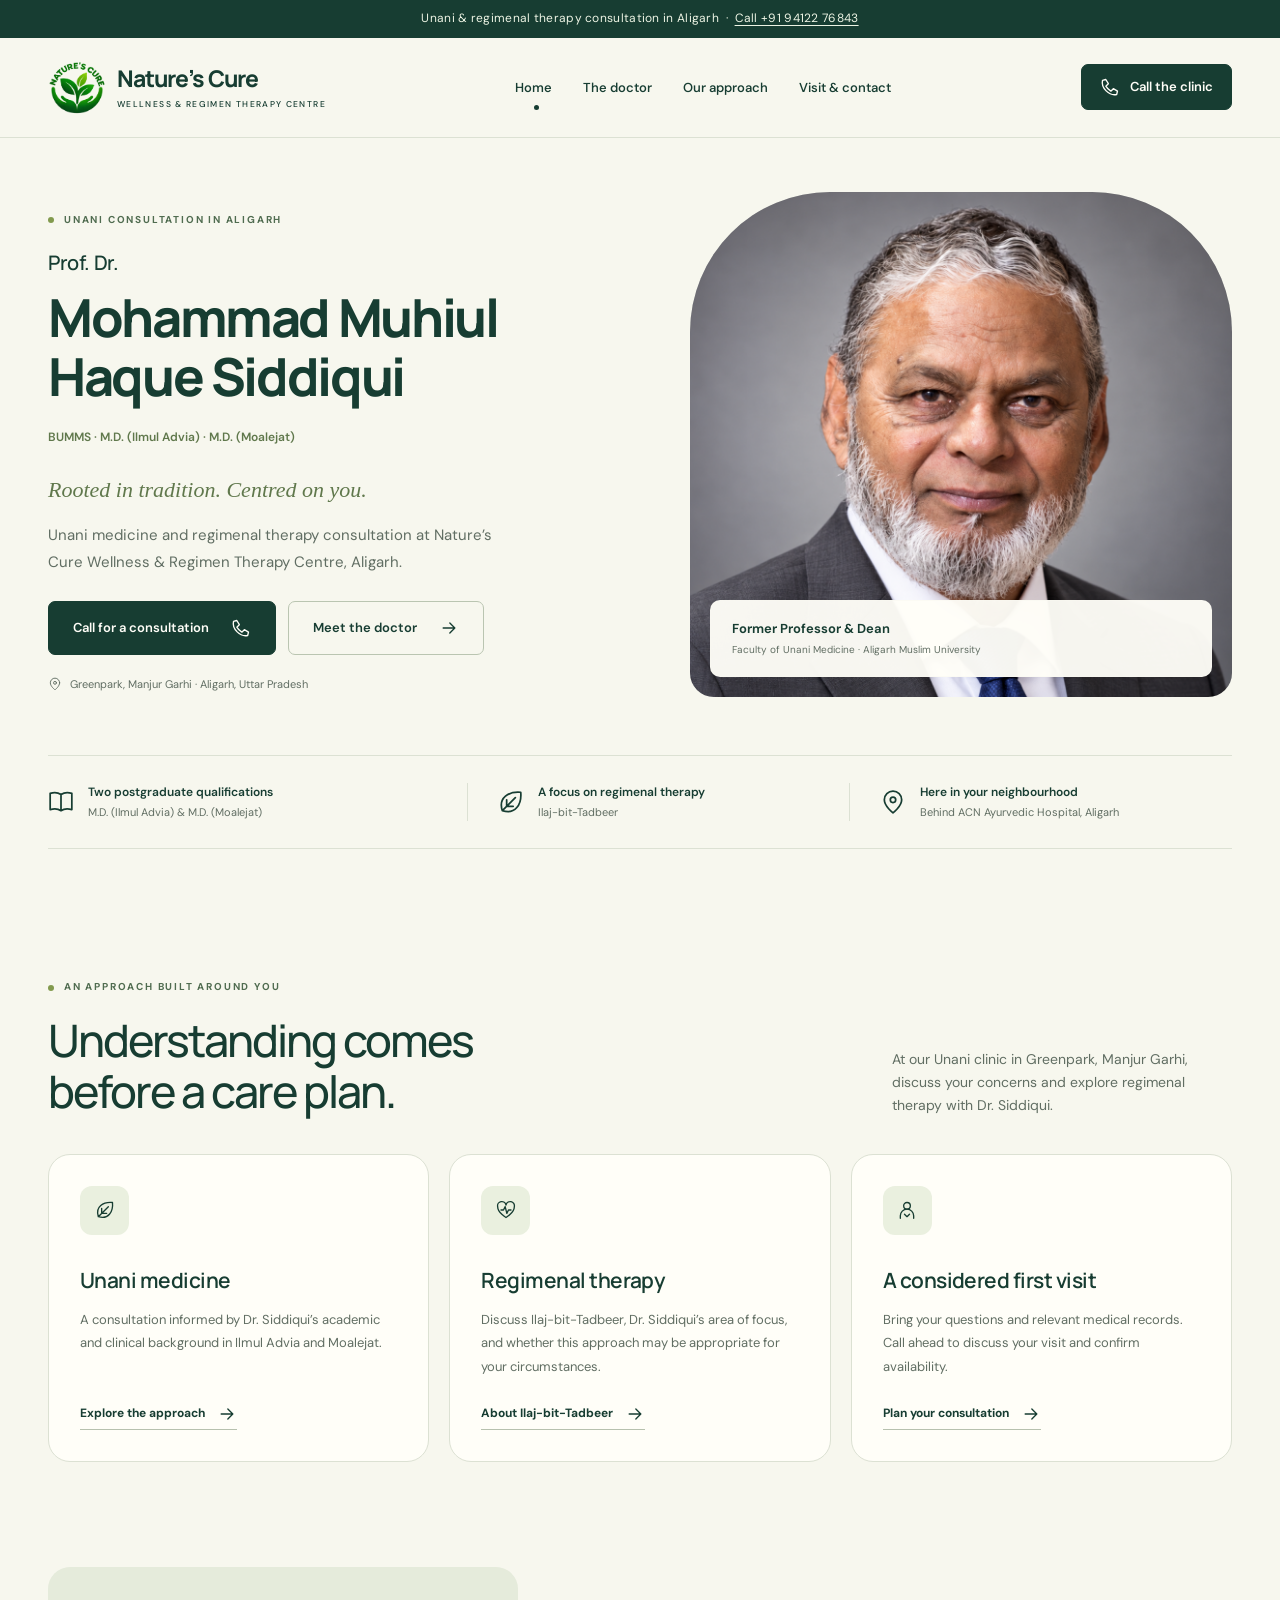
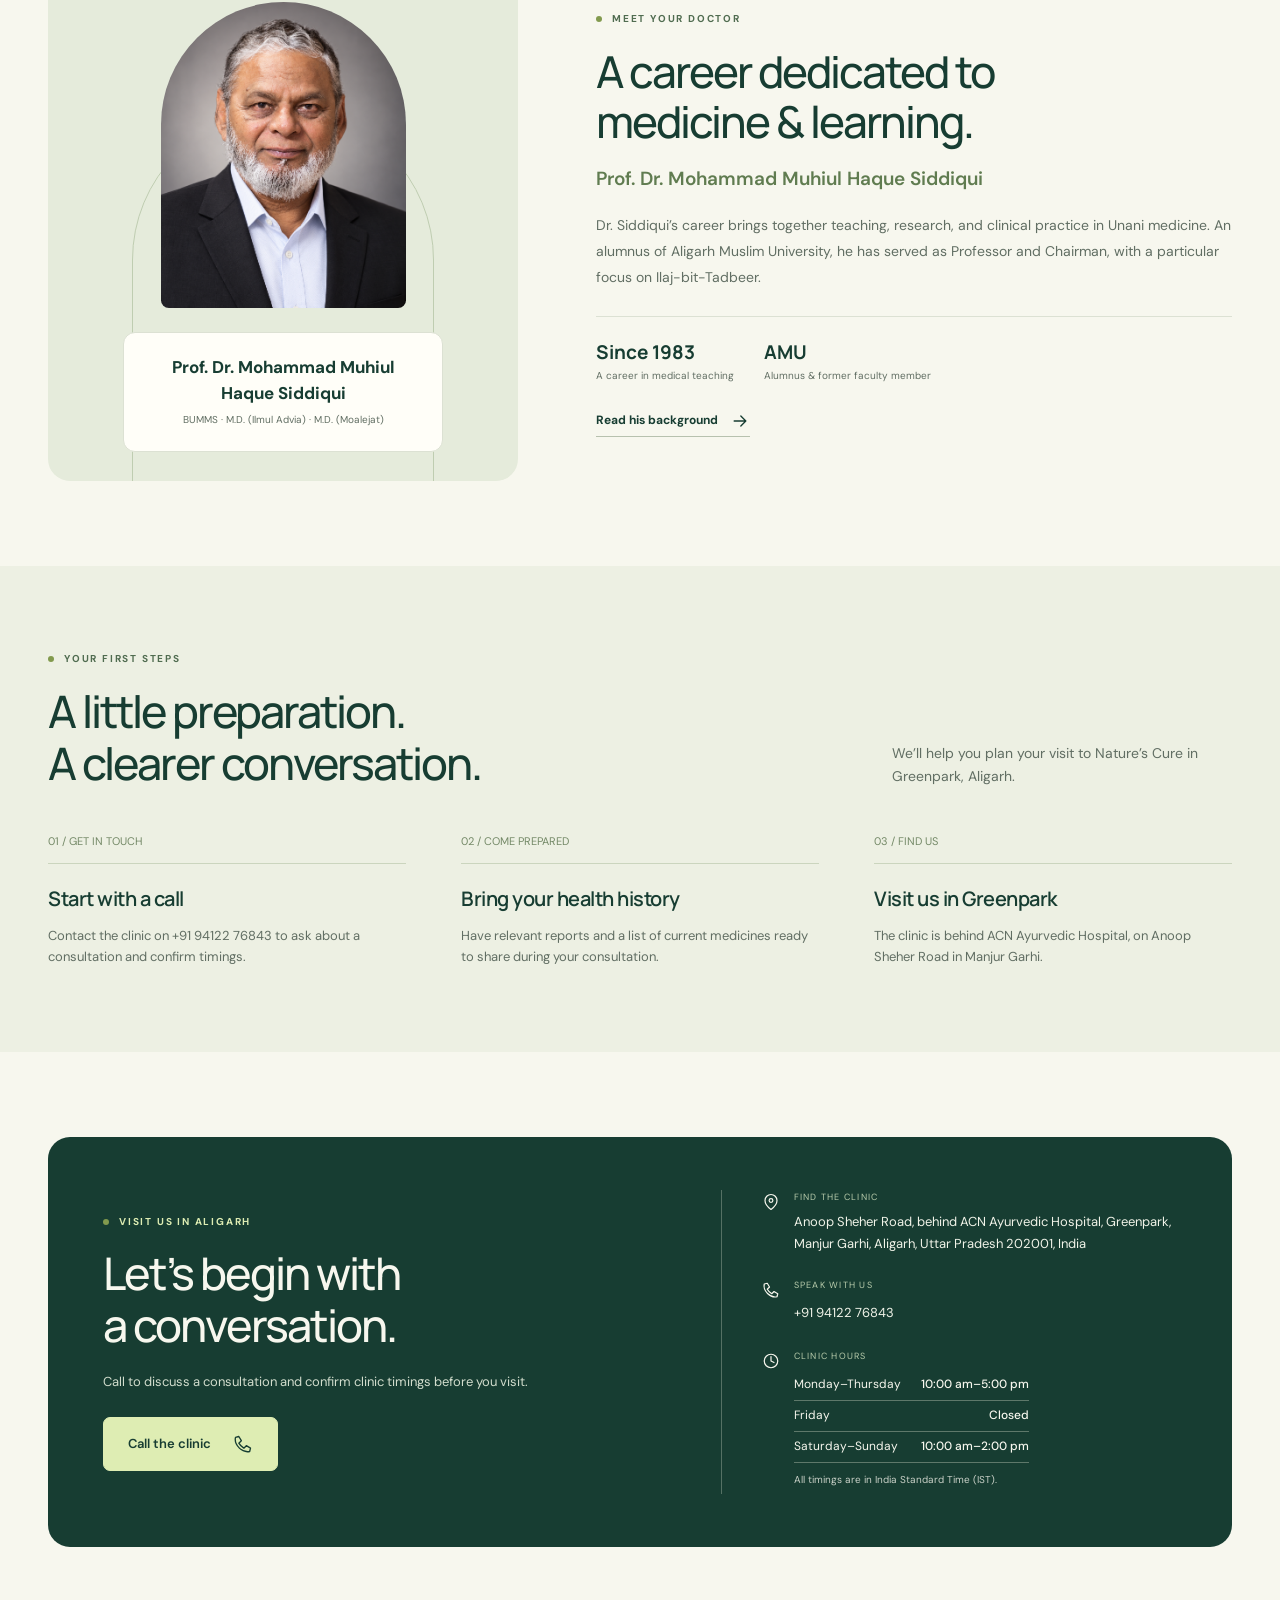
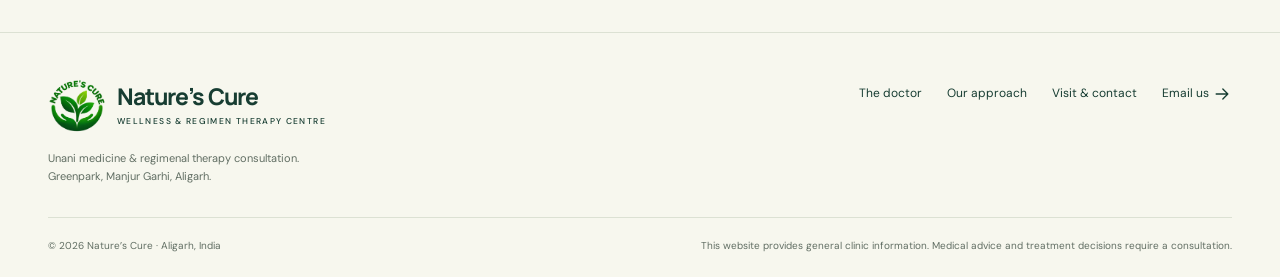
<file: index.html>
<!doctype html>
<html lang="en-IN"><head><meta charset="utf-8"><meta name="viewport" content="width=device-width, initial-scale=1"><title>Unani Doctor in Aligarh | Dr. M. M. H. Siddiqui | Nature’s Cure</title><meta name="description" content="Visit Nature’s Cure in Greenpark, Manjur Garhi, Aligarh for Unani and regimenal therapy consultation with Dr. Mohammad Muhiul Haque Siddiqui. Call +91 94122 76843."><meta name="robots" content="index, follow, max-image-preview:large"><meta name="theme-color" content="#173d32"><link rel="canonical" href="https://naturescures.in/"><meta property="og:type" content="website"><meta property="og:locale" content="en_IN"><meta property="og:site_name" content="Nature’s Cure"><meta property="og:title" content="Unani Doctor in Aligarh | Dr. M. M. H. Siddiqui | Nature’s Cure"><meta property="og:description" content="Visit Nature’s Cure in Greenpark, Manjur Garhi, Aligarh for Unani and regimenal therapy consultation with Dr. Mohammad Muhiul Haque Siddiqui. Call +91 94122 76843."><meta property="og:url" content="https://naturescures.in/"><meta property="og:image" content="https://naturescures.in/images/mmh_siddiqui.png"><meta property="og:image:alt" content="Prof. Dr. Mohammad Muhiul Haque Siddiqui"><meta name="twitter:card" content="summary"><meta name="twitter:title" content="Unani Doctor in Aligarh | Dr. M. M. H. Siddiqui | Nature’s Cure"><meta name="twitter:description" content="Visit Nature’s Cure in Greenpark, Manjur Garhi, Aligarh for Unani and regimenal therapy consultation with Dr. Mohammad Muhiul Haque Siddiqui. Call +91 94122 76843."><link rel="icon" type="image/png" href="assets/clinic-logo.png"><link rel="stylesheet" href="assets/styles.css"><script defer src="assets/site.js"></script><script type="application/ld+json">{
  "@context": "https://schema.org",
  "@graph": [
    {
      "@type": "MedicalClinic",
      "@id": "https://naturescures.in/#clinic",
      "name": "Nature’s Cure Wellness & Regimen Therapy Centre",
      "alternateName": "Nature’s Cure",
      "url": "https://naturescures.in/",
      "telephone": "+919412276843",
      "email": "muhiul.haque@gmail.com",
      "address": {
        "@type": "PostalAddress",
        "streetAddress": "Anoop Sheher Road, behind ACN Ayurvedic Hospital, Greenpark, Manjur Garhi",
        "addressLocality": "Aligarh",
        "addressRegion": "Uttar Pradesh",
        "postalCode": "202001",
        "addressCountry": "IN"
      },
      "hasMap": "https://www.google.com/maps/search/?api=1&query=Anoop+Sheher+Road%2C+behind+ACN+Ayurvedic+Hospital%2C+Greenpark%2C+Manjur+Garhi%2C+Aligarh%2C+Uttar+Pradesh+202001%2C+India",
      "areaServed": {
        "@type": "City",
        "name": "Aligarh"
      },
      "description": "Unani and regimenal therapy consultation with Dr. Mohammad Muhiul Haque Siddiqui in Greenpark, Manjur Garhi, Aligarh.",
      "openingHoursSpecification": [
        {
          "@type": "OpeningHoursSpecification",
          "dayOfWeek": [
            "https://schema.org/Monday",
            "https://schema.org/Tuesday",
            "https://schema.org/Wednesday",
            "https://schema.org/Thursday"
          ],
          "opens": "10:00",
          "closes": "17:00"
        },
        {
          "@type": "OpeningHoursSpecification",
          "dayOfWeek": [
            "https://schema.org/Friday"
          ],
          "opens": "00:00",
          "closes": "00:00"
        },
        {
          "@type": "OpeningHoursSpecification",
          "dayOfWeek": [
            "https://schema.org/Saturday",
            "https://schema.org/Sunday"
          ],
          "opens": "10:00",
          "closes": "14:00"
        }
      ],
      "logo": "https://naturescures.in/assets/clinic-logo.png"
    },
    {
      "@type": "Person",
      "@id": "https://naturescures.in/#doctor",
      "name": "Mohammad Muhiul Haque Siddiqui",
      "honorificPrefix": "Dr.",
      "url": "https://naturescures.in/doctor.html",
      "hasCredential": [
        {
          "@type": "EducationalOccupationalCredential",
          "name": "BUMMS"
        },
        {
          "@type": "EducationalOccupationalCredential",
          "name": "M.D. (Ilmul Advia)"
        },
        {
          "@type": "EducationalOccupationalCredential",
          "name": "M.D. (Moalejat)"
        }
      ],
      "alumniOf": {
        "@type": "CollegeOrUniversity",
        "name": "Aligarh Muslim University"
      },
      "affiliation": {
        "@id": "https://naturescures.in/#clinic"
      },
      "image": "https://naturescures.in/images/mmh_siddiqui.png",
      "alternateName": [
        "Prof. M. M. H. Siddiqui",
        "Dr. M. M. H. Siddiqui"
      ],
      "knowsAbout": [
        "Unani medicine",
        "Ilmul Advia (Pharmacology)",
        "Moalejat (Clinical Medicine)",
        "Ilaj-bit-Tadbeer (Regimenal Therapy)"
      ]
    },
    {
      "@type": "WebSite",
      "@id": "https://naturescures.in/#website",
      "url": "https://naturescures.in/",
      "name": "Nature’s Cure",
      "publisher": {
        "@id": "https://naturescures.in/#clinic"
      }
    },
    {
      "@type": "WebPage",
      "@id": "https://naturescures.in/#webpage",
      "url": "https://naturescures.in/",
      "name": "Unani Doctor in Aligarh | Dr. M. M. H. Siddiqui | Nature’s Cure",
      "description": "Visit Nature’s Cure in Greenpark, Manjur Garhi, Aligarh for Unani and regimenal therapy consultation with Dr. Mohammad Muhiul Haque Siddiqui. Call +91 94122 76843.",
      "isPartOf": {
        "@id": "https://naturescures.in/#website"
      },
      "about": {
        "@id": "https://naturescures.in/#clinic"
      },
      "inLanguage": "en-IN"
    }
  ]
}</script></head>
<body><a class="skip-link" href="#main">Skip to content</a><div class="topbar">Unani &amp; regimenal therapy consultation in Aligarh <span aria-hidden="true">&nbsp;·&nbsp;</span> <a href="tel:+919412276843">Call +91 94122 76843</a></div><header class="site-header"><div class="container header-inner"><a class="brand" href="./" aria-label="Nature’s Cure home"><img src="assets/clinic-logo.png" width="44" height="44" alt=""><span>Nature’s Cure<small>Wellness &amp; Regimen Therapy Centre</small></span></a><button class="menu-button" type="button" aria-label="Open navigation" aria-expanded="false" aria-controls="main-navigation"><svg class="icon" viewBox="0 0 24 24" aria-hidden="true"><path d="M4 6h16M4 12h16M4 18h16"/></svg></button><nav class="navigation" id="main-navigation" aria-label="Main navigation"><a href="./" aria-current="page">Home</a><a href="doctor.html">The doctor</a><a href="care.html">Our approach</a><a href="contact.html">Visit &amp; contact</a></nav><a class="button header-call" href="tel:+919412276843"><svg class="icon" viewBox="0 0 24 24" aria-hidden="true"><path d="m7 3 3 5-3 3a17 17 0 0 0 6 6l3-3 5 3-1 4C11 23 1 13 3 4Z"/></svg>Call the clinic</a></div></header>
<main id="main">
<section class="hero recognition-hero"><div class="container"><div class="hero-grid"><div class="hero-identity"><span class="eyebrow">Unani consultation in Aligarh</span><h1><span class="hero-name-prefix">Prof. Dr.</span>Mohammad Muhiul<br>Haque Siddiqui</h1><p class="hero-qualifications">BUMMS · M.D. (Ilmul Advia) · M.D. (Moalejat)</p></div><figure class="hero-portrait-wrap"><img class="hero-portrait" src="images/mmh_siddiqui3.png" width="1122" height="1402" alt="Prof. Dr. Mohammad Muhiul Haque Siddiqui" fetchpriority="high" loading="eager"><figcaption><strong>Former Professor &amp; Dean</strong><span>Faculty of Unani Medicine · Aligarh Muslim University</span></figcaption></figure><div class="hero-content"><p class="hero-tagline">Rooted in tradition. Centred on you.</p><p class="intro">Unani medicine and regimenal therapy consultation at Nature’s Cure Wellness &amp; Regimen Therapy Centre, Aligarh.</p><div class="button-row"><a class="button " href="tel:+919412276843">Call for a consultation<svg class="icon" viewBox="0 0 24 24" aria-hidden="true"><path d="m7 3 3 5-3 3a17 17 0 0 0 6 6l3-3 5 3-1 4C11 23 1 13 3 4Z"/></svg></a><a class="button outline" href="doctor.html">Meet the doctor<svg class="icon" viewBox="0 0 24 24" aria-hidden="true"><path d="M5 12h14m-6-6 6 6-6 6"/></svg></a></div><p class="hero-note"><svg class="icon" viewBox="0 0 24 24" aria-hidden="true"><path d="M20 10c0 6-8 12-8 12S4 16 4 10a8 8 0 1 1 16 0Z"/><circle cx="12" cy="10" r="2.5"/></svg>Greenpark, Manjur Garhi · Aligarh, Uttar Pradesh</p></div></div><div class="trust-strip"><div class="trust-item"><svg class="icon" viewBox="0 0 24 24" aria-hidden="true"><path d="M12 5c-3-2-7-2-10-1v15c4-1 7-1 10 1 3-2 6-2 10-1V4c-3-1-7-1-10 1Zm0 0v15"/></svg><div><strong>Two postgraduate qualifications</strong><small>M.D. (Ilmul Advia) &amp; M.D. (Moalejat)</small></div></div><div class="trust-item"><svg class="icon" viewBox="0 0 24 24" aria-hidden="true"><path d="M4 20C0 8 10 2 21 3c1 11-5 21-17 17Zm0 0L16 8m-8 8v-6m0 6h6"/></svg><div><strong>A focus on regimenal therapy</strong><small>Ilaj-bit-Tadbeer</small></div></div><div class="trust-item"><svg class="icon" viewBox="0 0 24 24" aria-hidden="true"><path d="M20 10c0 6-8 12-8 12S4 16 4 10a8 8 0 1 1 16 0Z"/><circle cx="12" cy="10" r="2.5"/></svg><div><strong>Here in your neighbourhood</strong><small>Behind ACN Ayurvedic Hospital, Aligarh</small></div></div></div></div></section>
<section class="section" id="care"><div class="container"><div class="section-head"><div><span class="eyebrow">An approach built around you</span><h2>Understanding comes<br>before a care plan.</h2></div><p>At our Unani clinic in Greenpark, Manjur Garhi, discuss your concerns and explore regimenal therapy with Dr. Siddiqui.</p></div><div class="cards"><article class="care-card"><div class="card-icon"><svg class="icon" viewBox="0 0 24 24" aria-hidden="true"><path d="M4 20C0 8 10 2 21 3c1 11-5 21-17 17Zm0 0L16 8m-8 8v-6m0 6h6"/></svg></div><h3>Unani medicine</h3><p>A consultation informed by Dr. Siddiqui’s academic and clinical background in Ilmul Advia and Moalejat.</p><a class="text-link" href="care.html#unani">Explore the approach<svg class="icon" viewBox="0 0 24 24" aria-hidden="true"><path d="M5 12h14m-6-6 6 6-6 6"/></svg></a></article><article class="care-card"><div class="card-icon"><svg class="icon" viewBox="0 0 24 24" aria-hidden="true"><path d="M12 21S2 15 2 8a5 5 0 0 1 10-2A5 5 0 0 1 22 8c0 7-10 13-10 13Z"/><path d="M6 12h3l2-4 2 8 2-4h3"/></svg></div><h3>Regimenal therapy</h3><p>Discuss Ilaj-bit-Tadbeer, Dr. Siddiqui’s area of focus, and whether this approach may be appropriate for your circumstances.</p><a class="text-link" href="care.html#regimenal">About Ilaj-bit-Tadbeer<svg class="icon" viewBox="0 0 24 24" aria-hidden="true"><path d="M5 12h14m-6-6 6 6-6 6"/></svg></a></article><article class="care-card"><div class="card-icon"><svg class="icon" viewBox="0 0 24 24" aria-hidden="true"><circle cx="12" cy="7" r="4"/><path d="M4 22v-3a8 8 0 0 1 16 0v3M9 17l3 3 3-3"/></svg></div><h3>A considered first visit</h3><p>Bring your questions and relevant medical records. Call ahead to discuss your visit and confirm availability.</p><a class="text-link" href="contact.html">Plan your consultation<svg class="icon" viewBox="0 0 24 24" aria-hidden="true"><path d="M5 12h14m-6-6 6 6-6 6"/></svg></a></article></div></div></section>
<section class="section" style="padding-top:20px"><div class="container doctor-feature"><div class="doctor-panel"><div class="portrait-crop"><img src="images/mmh_siddiqui.png" alt="Portrait of Dr. Mohammad Muhiul Haque Siddiqui" width="1122" height="1402" loading="lazy"></div><div class="portrait-label"><strong>Prof. Dr. Mohammad Muhiul Haque Siddiqui</strong><small>BUMMS · M.D. (Ilmul Advia) · M.D. (Moalejat)</small></div></div><div class="doctor-copy"><span class="eyebrow">Meet your doctor</span><h2>A career dedicated to<br>medicine &amp; learning.</h2><p class="credentials">Prof. Dr. Mohammad Muhiul Haque Siddiqui</p><p>Dr. Siddiqui’s career brings together teaching, research, and clinical practice in Unani medicine. An alumnus of Aligarh Muslim University, he has served as Professor and Chairman, with a particular focus on Ilaj-bit-Tadbeer.</p><div class="bio-facts"><div><strong>Since 1983</strong><small>A career in medical teaching</small></div><div><strong>AMU</strong><small>Alumnus &amp; former faculty member</small></div></div><a class="text-link" href="doctor.html">Read his background<svg class="icon" viewBox="0 0 24 24" aria-hidden="true"><path d="M5 12h14m-6-6 6 6-6 6"/></svg></a></div></div></section>
<section class="section soft-section"><div class="container"><div class="section-head"><div><span class="eyebrow">Your first steps</span><h2>A little preparation.<br>A clearer conversation.</h2></div><p>We’ll help you plan your visit to Nature’s Cure in Greenpark, Aligarh.</p></div><div class="steps"><article class="step"><span class="step-number">01 / GET IN TOUCH</span><h3>Start with a call</h3><p>Contact the clinic on +91 94122 76843 to ask about a consultation and confirm timings.</p></article><article class="step"><span class="step-number">02 / COME PREPARED</span><h3>Bring your health history</h3><p>Have relevant reports and a list of current medicines ready to share during your consultation.</p></article><article class="step"><span class="step-number">03 / FIND US</span><h3>Visit us in Greenpark</h3><p>The clinic is behind ACN Ayurvedic Hospital, on Anoop Sheher Road in Manjur Garhi.</p></article></div></div></section>
<section class="section"><div class="container"><div class="visit-banner"><div><span class="eyebrow">Visit us in Aligarh</span><h2>Let’s begin with<br>a conversation.</h2><p>Call to discuss a consultation and confirm clinic timings before you visit.</p><div class="button-row"><a class="button light" href="tel:+919412276843">Call the clinic<svg class="icon" viewBox="0 0 24 24" aria-hidden="true"><path d="m7 3 3 5-3 3a17 17 0 0 0 6 6l3-3 5 3-1 4C11 23 1 13 3 4Z"/></svg></a></div></div><div class="visit-details"><div class="detail"><svg class="icon" viewBox="0 0 24 24" aria-hidden="true"><path d="M20 10c0 6-8 12-8 12S4 16 4 10a8 8 0 1 1 16 0Z"/><circle cx="12" cy="10" r="2.5"/></svg><div><small>Find the clinic</small><p>Anoop Sheher Road, behind ACN Ayurvedic Hospital, Greenpark, Manjur Garhi, Aligarh, Uttar Pradesh 202001, India</p></div></div><div class="detail"><svg class="icon" viewBox="0 0 24 24" aria-hidden="true"><path d="m7 3 3 5-3 3a17 17 0 0 0 6 6l3-3 5 3-1 4C11 23 1 13 3 4Z"/></svg><div><small>Speak with us</small><a href="tel:+919412276843">+91 94122 76843</a></div></div><div class="detail"><svg class="icon" viewBox="0 0 24 24" aria-hidden="true"><circle cx="12" cy="12" r="9"/><path d="M12 6v6l4 2"/></svg><div><small>Clinic hours</small><div class="hours"><div><span>Monday–Thursday</span><strong>10:00 am–5:00 pm</strong></div><div><span>Friday</span><strong>Closed</strong></div><div><span>Saturday–Sunday</span><strong>10:00 am–2:00 pm</strong></div><small>All timings are in India Standard Time (IST).</small></div></div></div></div></div></div></section>
</main>
<footer class="site-footer"><div class="container"><div class="footer-main"><div><a class="brand" href="./" aria-label="Nature’s Cure home"><img src="assets/clinic-logo.png" width="44" height="44" alt=""><span>Nature’s Cure<small>Wellness &amp; Regimen Therapy Centre</small></span></a><p>Unani medicine &amp; regimenal therapy consultation.<br>Greenpark, Manjur Garhi, Aligarh.</p></div><nav class="footer-links" aria-label="Footer navigation"><a href="doctor.html">The doctor</a><a href="care.html">Our approach</a><a href="contact.html">Visit &amp; contact</a><a href="mailto:muhiul.haque@gmail.com">Email us <svg class="icon" viewBox="0 0 24 24" aria-hidden="true"><path d="M5 12h14m-6-6 6 6-6 6"/></svg></a></nav></div><div class="footer-bottom"><span>© 2026 Nature’s Cure · Aligarh, India</span><p>This website provides general clinic information. Medical advice and treatment decisions require a consultation.</p></div></div></footer><a class="button mobile-call" href="tel:+919412276843"><svg class="icon" viewBox="0 0 24 24" aria-hidden="true"><path d="m7 3 3 5-3 3a17 17 0 0 0 6 6l3-3 5 3-1 4C11 23 1 13 3 4Z"/></svg>Call for a consultation<span aria-hidden="true">↗</span></a></body></html>
</file>
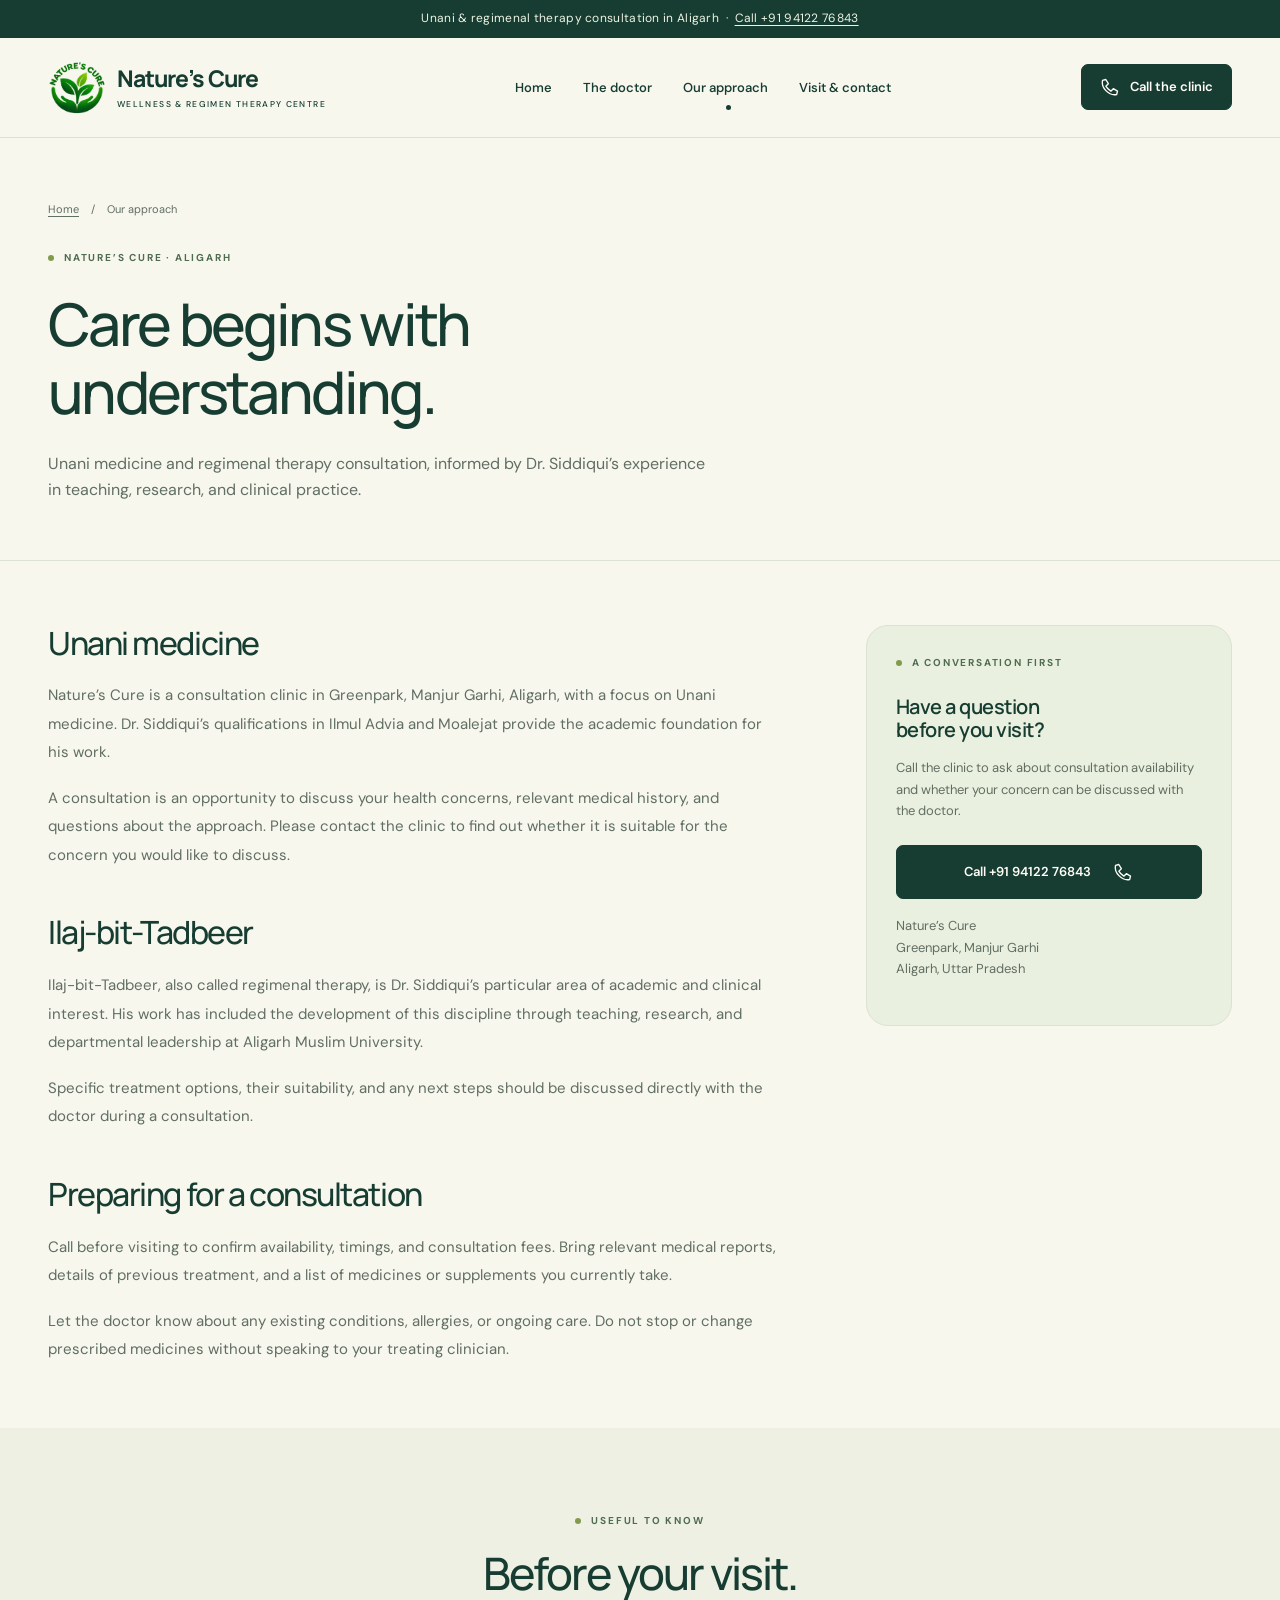
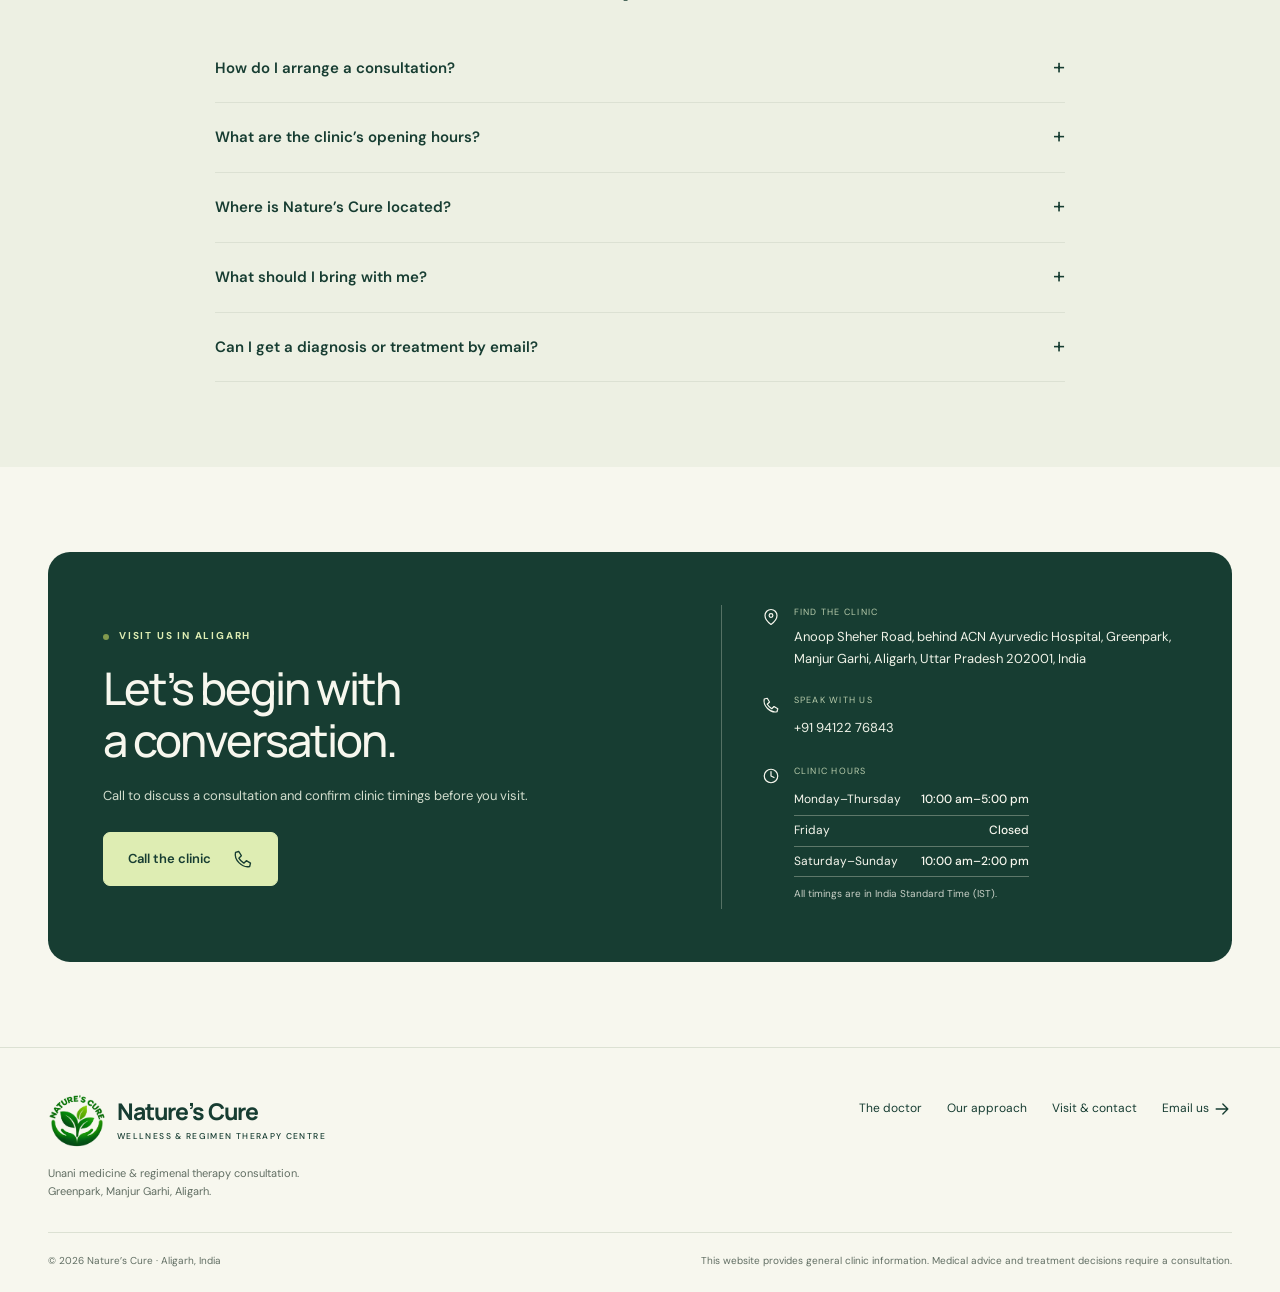
<file: care.html>
<!doctype html>
<html lang="en-IN"><head><meta charset="utf-8"><meta name="viewport" content="width=device-width, initial-scale=1"><title>Unani &amp; Regimenal Therapy Consultation in Aligarh | Nature’s Cure</title><meta name="description" content="Learn about the consultation approach at Nature’s Cure, Aligarh, with a focus on Unani medicine and Ilaj-bit-Tadbeer under Dr. Mohammad Muhiul Haque Siddiqui."><meta name="robots" content="index, follow, max-image-preview:large"><meta name="theme-color" content="#173d32"><link rel="canonical" href="https://naturescures.in/care.html"><meta property="og:type" content="website"><meta property="og:locale" content="en_IN"><meta property="og:site_name" content="Nature’s Cure"><meta property="og:title" content="Unani &amp; Regimenal Therapy Consultation in Aligarh | Nature’s Cure"><meta property="og:description" content="Learn about the consultation approach at Nature’s Cure, Aligarh, with a focus on Unani medicine and Ilaj-bit-Tadbeer under Dr. Mohammad Muhiul Haque Siddiqui."><meta property="og:url" content="https://naturescures.in/care.html"><meta property="og:image" content="https://naturescures.in/images/mmh_siddiqui.png"><meta property="og:image:alt" content="Prof. Dr. Mohammad Muhiul Haque Siddiqui"><meta name="twitter:card" content="summary"><meta name="twitter:title" content="Unani &amp; Regimenal Therapy Consultation in Aligarh | Nature’s Cure"><meta name="twitter:description" content="Learn about the consultation approach at Nature’s Cure, Aligarh, with a focus on Unani medicine and Ilaj-bit-Tadbeer under Dr. Mohammad Muhiul Haque Siddiqui."><link rel="icon" type="image/png" href="assets/clinic-logo.png"><link rel="stylesheet" href="assets/styles.css"><script defer src="assets/site.js"></script><script type="application/ld+json">{
  "@context": "https://schema.org",
  "@graph": [
    {
      "@type": "MedicalClinic",
      "@id": "https://naturescures.in/#clinic",
      "name": "Nature’s Cure Wellness & Regimen Therapy Centre",
      "alternateName": "Nature’s Cure",
      "url": "https://naturescures.in/",
      "telephone": "+919412276843",
      "email": "muhiul.haque@gmail.com",
      "address": {
        "@type": "PostalAddress",
        "streetAddress": "Anoop Sheher Road, behind ACN Ayurvedic Hospital, Greenpark, Manjur Garhi",
        "addressLocality": "Aligarh",
        "addressRegion": "Uttar Pradesh",
        "postalCode": "202001",
        "addressCountry": "IN"
      },
      "hasMap": "https://www.google.com/maps/search/?api=1&query=Anoop+Sheher+Road%2C+behind+ACN+Ayurvedic+Hospital%2C+Greenpark%2C+Manjur+Garhi%2C+Aligarh%2C+Uttar+Pradesh+202001%2C+India",
      "areaServed": {
        "@type": "City",
        "name": "Aligarh"
      },
      "description": "Unani and regimenal therapy consultation with Dr. Mohammad Muhiul Haque Siddiqui in Greenpark, Manjur Garhi, Aligarh.",
      "openingHoursSpecification": [
        {
          "@type": "OpeningHoursSpecification",
          "dayOfWeek": [
            "https://schema.org/Monday",
            "https://schema.org/Tuesday",
            "https://schema.org/Wednesday",
            "https://schema.org/Thursday"
          ],
          "opens": "10:00",
          "closes": "17:00"
        },
        {
          "@type": "OpeningHoursSpecification",
          "dayOfWeek": [
            "https://schema.org/Friday"
          ],
          "opens": "00:00",
          "closes": "00:00"
        },
        {
          "@type": "OpeningHoursSpecification",
          "dayOfWeek": [
            "https://schema.org/Saturday",
            "https://schema.org/Sunday"
          ],
          "opens": "10:00",
          "closes": "14:00"
        }
      ],
      "logo": "https://naturescures.in/assets/clinic-logo.png"
    },
    {
      "@type": "Person",
      "@id": "https://naturescures.in/#doctor",
      "name": "Mohammad Muhiul Haque Siddiqui",
      "honorificPrefix": "Dr.",
      "url": "https://naturescures.in/doctor.html",
      "hasCredential": [
        {
          "@type": "EducationalOccupationalCredential",
          "name": "BUMMS"
        },
        {
          "@type": "EducationalOccupationalCredential",
          "name": "M.D. (Ilmul Advia)"
        },
        {
          "@type": "EducationalOccupationalCredential",
          "name": "M.D. (Moalejat)"
        }
      ],
      "alumniOf": {
        "@type": "CollegeOrUniversity",
        "name": "Aligarh Muslim University"
      },
      "affiliation": {
        "@id": "https://naturescures.in/#clinic"
      },
      "image": "https://naturescures.in/images/mmh_siddiqui.png",
      "alternateName": [
        "Prof. M. M. H. Siddiqui",
        "Dr. M. M. H. Siddiqui"
      ],
      "knowsAbout": [
        "Unani medicine",
        "Ilmul Advia (Pharmacology)",
        "Moalejat (Clinical Medicine)",
        "Ilaj-bit-Tadbeer (Regimenal Therapy)"
      ]
    },
    {
      "@type": "WebSite",
      "@id": "https://naturescures.in/#website",
      "url": "https://naturescures.in/",
      "name": "Nature’s Cure",
      "publisher": {
        "@id": "https://naturescures.in/#clinic"
      }
    },
    {
      "@type": "WebPage",
      "@id": "https://naturescures.in/care.html#webpage",
      "url": "https://naturescures.in/care.html",
      "name": "Unani & Regimenal Therapy Consultation in Aligarh | Nature’s Cure",
      "description": "Learn about the consultation approach at Nature’s Cure, Aligarh, with a focus on Unani medicine and Ilaj-bit-Tadbeer under Dr. Mohammad Muhiul Haque Siddiqui.",
      "isPartOf": {
        "@id": "https://naturescures.in/#website"
      },
      "about": {
        "@id": "https://naturescures.in/#clinic"
      },
      "inLanguage": "en-IN"
    }
  ]
}</script></head>
<body><a class="skip-link" href="#main">Skip to content</a><div class="topbar">Unani &amp; regimenal therapy consultation in Aligarh <span aria-hidden="true">&nbsp;·&nbsp;</span> <a href="tel:+919412276843">Call +91 94122 76843</a></div><header class="site-header"><div class="container header-inner"><a class="brand" href="./" aria-label="Nature’s Cure home"><img src="assets/clinic-logo.png" width="44" height="44" alt=""><span>Nature’s Cure<small>Wellness &amp; Regimen Therapy Centre</small></span></a><button class="menu-button" type="button" aria-label="Open navigation" aria-expanded="false" aria-controls="main-navigation"><svg class="icon" viewBox="0 0 24 24" aria-hidden="true"><path d="M4 6h16M4 12h16M4 18h16"/></svg></button><nav class="navigation" id="main-navigation" aria-label="Main navigation"><a href="./">Home</a><a href="doctor.html">The doctor</a><a href="care.html" aria-current="page">Our approach</a><a href="contact.html">Visit &amp; contact</a></nav><a class="button header-call" href="tel:+919412276843"><svg class="icon" viewBox="0 0 24 24" aria-hidden="true"><path d="m7 3 3 5-3 3a17 17 0 0 0 6 6l3-3 5 3-1 4C11 23 1 13 3 4Z"/></svg>Call the clinic</a></div></header>
<main id="main">
<section class="page-hero"><div class="container"><nav class="breadcrumb" aria-label="Breadcrumb"><a href="./">Home</a><span aria-hidden="true">/</span><span>Our approach</span></nav><span class="eyebrow">Nature’s Cure · Aligarh</span><h1>Care begins with<br>understanding.</h1><p class="lead">Unani medicine and regimenal therapy consultation, informed by Dr. Siddiqui’s experience in teaching, research, and clinical practice.</p></div></section>
<section class="page-section"><div class="container bio-layout"><div class="prose"><h2 id="unani">Unani medicine</h2><p>Nature’s Cure is a consultation clinic in Greenpark, Manjur Garhi, Aligarh, with a focus on Unani medicine. Dr. Siddiqui’s qualifications in Ilmul Advia and Moalejat provide the academic foundation for his work.</p><p>A consultation is an opportunity to discuss your health concerns, relevant medical history, and questions about the approach. Please contact the clinic to find out whether it is suitable for the concern you would like to discuss.</p><h2 id="regimenal">Ilaj-bit-Tadbeer</h2><p>Ilaj-bit-Tadbeer, also called regimenal therapy, is Dr. Siddiqui’s particular area of academic and clinical interest. His work has included the development of this discipline through teaching, research, and departmental leadership at Aligarh Muslim University.</p><p>Specific treatment options, their suitability, and any next steps should be discussed directly with the doctor during a consultation.</p><h2 id="prepare">Preparing for a consultation</h2><p>Call before visiting to confirm availability, timings, and consultation fees. Bring relevant medical reports, details of previous treatment, and a list of medicines or supplements you currently take.</p><p>Let the doctor know about any existing conditions, allergies, or ongoing care. Do not stop or change prescribed medicines without speaking to your treating clinician.</p></div><aside class="side-note"><span class="eyebrow">A conversation first</span><h3>Have a question<br>before you visit?</h3><p>Call the clinic to ask about consultation availability and whether your concern can be discussed with the doctor.</p><a class="button " href="tel:+919412276843">Call +91 94122 76843<svg class="icon" viewBox="0 0 24 24" aria-hidden="true"><path d="m7 3 3 5-3 3a17 17 0 0 0 6 6l3-3 5 3-1 4C11 23 1 13 3 4Z"/></svg></a><p>Nature’s Cure<br>Greenpark, Manjur Garhi<br>Aligarh, Uttar Pradesh</p></aside></div></section>
<section class="section soft-section"><div class="container"><div class="center"><span class="eyebrow">Useful to know</span><h2>Before your visit.</h2></div><div class="faq"><details><summary>How do I arrange a consultation?</summary><p>Call <a href="tel:+919412276843">+91 94122 76843</a> to enquire about a consultation. Please confirm the date, time, and availability before travelling.</p></details><details><summary>What are the clinic’s opening hours?</summary><div class="hours"><div><span>Monday–Thursday</span><strong>10:00 am–5:00 pm</strong></div><div><span>Friday</span><strong>Closed</strong></div><div><span>Saturday–Sunday</span><strong>10:00 am–2:00 pm</strong></div><small>All timings are in India Standard Time (IST).</small></div><p>Please call ahead to confirm the doctor’s availability.</p></details><details><summary>Where is Nature’s Cure located?</summary><p>Anoop Sheher Road, behind ACN Ayurvedic Hospital, Greenpark, Manjur Garhi, Aligarh, Uttar Pradesh 202001, India. <a class="text-link" href="https://www.google.com/maps/search/?api=1&query=Anoop+Sheher+Road%2C+behind+ACN+Ayurvedic+Hospital%2C+Greenpark%2C+Manjur+Garhi%2C+Aligarh%2C+Uttar+Pradesh+202001%2C+India">Open directions in Google Maps <svg class="icon" viewBox="0 0 24 24" aria-hidden="true"><path d="M5 12h14m-6-6 6 6-6 6"/></svg></a></p></details><details><summary>What should I bring with me?</summary><p>Bring relevant test reports, records of previous treatment, and a list of any current medicines or supplements. Make a note of the questions you would like to ask.</p></details><details><summary>Can I get a diagnosis or treatment by email?</summary><p>The email address is for general enquiries. Diagnosis and treatment decisions require a consultation with the doctor. Please avoid sending sensitive medical documents by email.</p></details></div></div></section><section class="section"><div class="container"><div class="visit-banner"><div><span class="eyebrow">Visit us in Aligarh</span><h2>Let’s begin with<br>a conversation.</h2><p>Call to discuss a consultation and confirm clinic timings before you visit.</p><div class="button-row"><a class="button light" href="tel:+919412276843">Call the clinic<svg class="icon" viewBox="0 0 24 24" aria-hidden="true"><path d="m7 3 3 5-3 3a17 17 0 0 0 6 6l3-3 5 3-1 4C11 23 1 13 3 4Z"/></svg></a></div></div><div class="visit-details"><div class="detail"><svg class="icon" viewBox="0 0 24 24" aria-hidden="true"><path d="M20 10c0 6-8 12-8 12S4 16 4 10a8 8 0 1 1 16 0Z"/><circle cx="12" cy="10" r="2.5"/></svg><div><small>Find the clinic</small><p>Anoop Sheher Road, behind ACN Ayurvedic Hospital, Greenpark, Manjur Garhi, Aligarh, Uttar Pradesh 202001, India</p></div></div><div class="detail"><svg class="icon" viewBox="0 0 24 24" aria-hidden="true"><path d="m7 3 3 5-3 3a17 17 0 0 0 6 6l3-3 5 3-1 4C11 23 1 13 3 4Z"/></svg><div><small>Speak with us</small><a href="tel:+919412276843">+91 94122 76843</a></div></div><div class="detail"><svg class="icon" viewBox="0 0 24 24" aria-hidden="true"><circle cx="12" cy="12" r="9"/><path d="M12 6v6l4 2"/></svg><div><small>Clinic hours</small><div class="hours"><div><span>Monday–Thursday</span><strong>10:00 am–5:00 pm</strong></div><div><span>Friday</span><strong>Closed</strong></div><div><span>Saturday–Sunday</span><strong>10:00 am–2:00 pm</strong></div><small>All timings are in India Standard Time (IST).</small></div></div></div></div></div></div></section>
</main>
<footer class="site-footer"><div class="container"><div class="footer-main"><div><a class="brand" href="./" aria-label="Nature’s Cure home"><img src="assets/clinic-logo.png" width="44" height="44" alt=""><span>Nature’s Cure<small>Wellness &amp; Regimen Therapy Centre</small></span></a><p>Unani medicine &amp; regimenal therapy consultation.<br>Greenpark, Manjur Garhi, Aligarh.</p></div><nav class="footer-links" aria-label="Footer navigation"><a href="doctor.html">The doctor</a><a href="care.html">Our approach</a><a href="contact.html">Visit &amp; contact</a><a href="mailto:muhiul.haque@gmail.com">Email us <svg class="icon" viewBox="0 0 24 24" aria-hidden="true"><path d="M5 12h14m-6-6 6 6-6 6"/></svg></a></nav></div><div class="footer-bottom"><span>© 2026 Nature’s Cure · Aligarh, India</span><p>This website provides general clinic information. Medical advice and treatment decisions require a consultation.</p></div></div></footer><a class="button mobile-call" href="tel:+919412276843"><svg class="icon" viewBox="0 0 24 24" aria-hidden="true"><path d="m7 3 3 5-3 3a17 17 0 0 0 6 6l3-3 5 3-1 4C11 23 1 13 3 4Z"/></svg>Call for a consultation<span aria-hidden="true">↗</span></a></body></html>
</file>
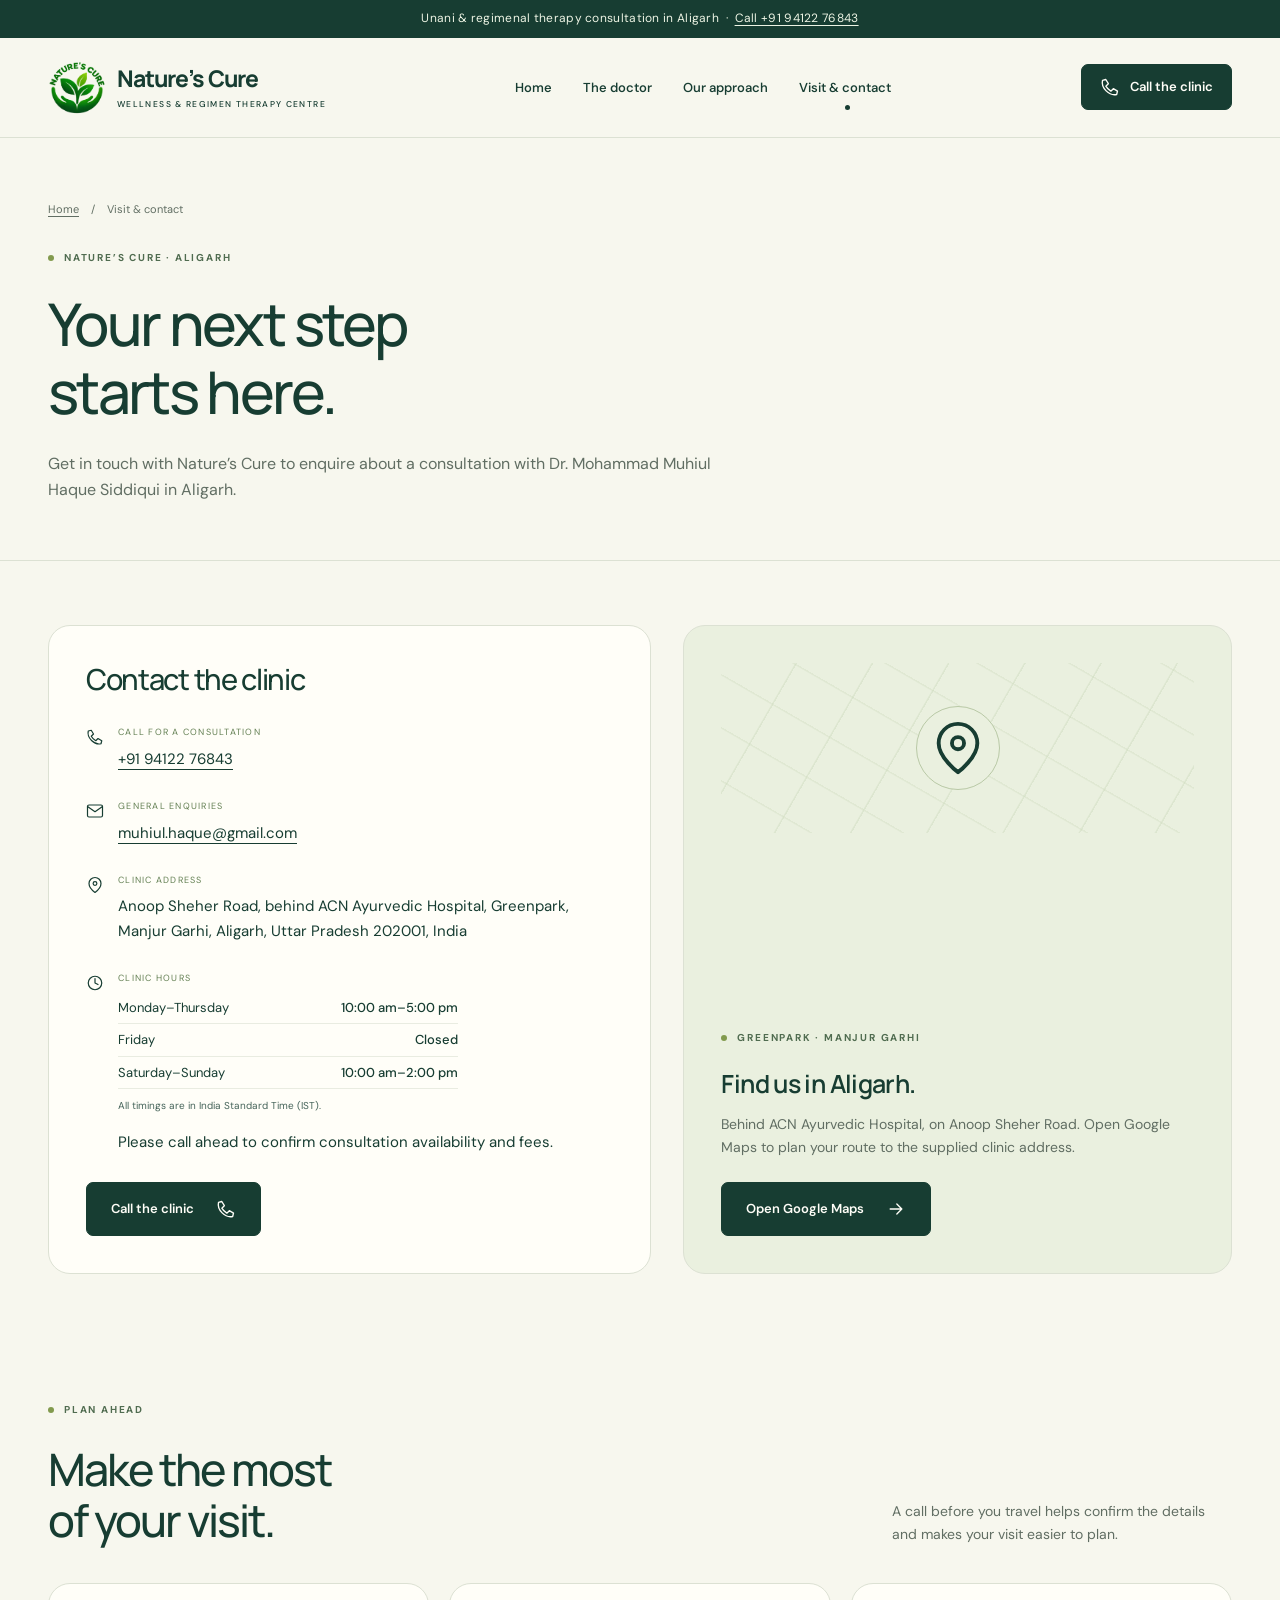
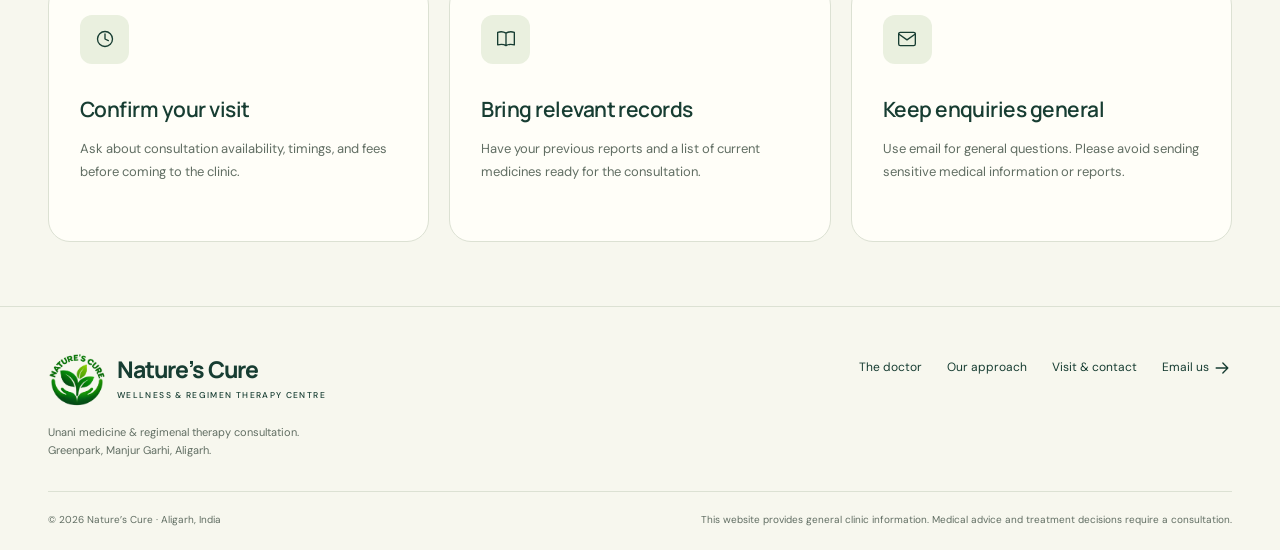
<file: contact.html>
<!doctype html>
<html lang="en-IN"><head><meta charset="utf-8"><meta name="viewport" content="width=device-width, initial-scale=1"><title>Contact &amp; Directions | Unani Clinic in Greenpark, Aligarh | Nature’s Cure</title><meta name="description" content="Call Nature’s Cure, Aligarh on +91 94122 76843. Find us on Anoop Sheher Road, behind ACN Ayurvedic Hospital, Greenpark, Manjur Garhi, Uttar Pradesh 202001."><meta name="robots" content="index, follow, max-image-preview:large"><meta name="theme-color" content="#173d32"><link rel="canonical" href="https://naturescures.in/contact.html"><meta property="og:type" content="website"><meta property="og:locale" content="en_IN"><meta property="og:site_name" content="Nature’s Cure"><meta property="og:title" content="Contact &amp; Directions | Unani Clinic in Greenpark, Aligarh | Nature’s Cure"><meta property="og:description" content="Call Nature’s Cure, Aligarh on +91 94122 76843. Find us on Anoop Sheher Road, behind ACN Ayurvedic Hospital, Greenpark, Manjur Garhi, Uttar Pradesh 202001."><meta property="og:url" content="https://naturescures.in/contact.html"><meta property="og:image" content="https://naturescures.in/images/mmh_siddiqui.png"><meta property="og:image:alt" content="Prof. Dr. Mohammad Muhiul Haque Siddiqui"><meta name="twitter:card" content="summary"><meta name="twitter:title" content="Contact &amp; Directions | Unani Clinic in Greenpark, Aligarh | Nature’s Cure"><meta name="twitter:description" content="Call Nature’s Cure, Aligarh on +91 94122 76843. Find us on Anoop Sheher Road, behind ACN Ayurvedic Hospital, Greenpark, Manjur Garhi, Uttar Pradesh 202001."><link rel="icon" type="image/png" href="assets/clinic-logo.png"><link rel="stylesheet" href="assets/styles.css"><script defer src="assets/site.js"></script><script type="application/ld+json">{
  "@context": "https://schema.org",
  "@graph": [
    {
      "@type": "MedicalClinic",
      "@id": "https://naturescures.in/#clinic",
      "name": "Nature’s Cure Wellness & Regimen Therapy Centre",
      "alternateName": "Nature’s Cure",
      "url": "https://naturescures.in/",
      "telephone": "+919412276843",
      "email": "muhiul.haque@gmail.com",
      "address": {
        "@type": "PostalAddress",
        "streetAddress": "Anoop Sheher Road, behind ACN Ayurvedic Hospital, Greenpark, Manjur Garhi",
        "addressLocality": "Aligarh",
        "addressRegion": "Uttar Pradesh",
        "postalCode": "202001",
        "addressCountry": "IN"
      },
      "hasMap": "https://www.google.com/maps/search/?api=1&query=Anoop+Sheher+Road%2C+behind+ACN+Ayurvedic+Hospital%2C+Greenpark%2C+Manjur+Garhi%2C+Aligarh%2C+Uttar+Pradesh+202001%2C+India",
      "areaServed": {
        "@type": "City",
        "name": "Aligarh"
      },
      "description": "Unani and regimenal therapy consultation with Dr. Mohammad Muhiul Haque Siddiqui in Greenpark, Manjur Garhi, Aligarh.",
      "openingHoursSpecification": [
        {
          "@type": "OpeningHoursSpecification",
          "dayOfWeek": [
            "https://schema.org/Monday",
            "https://schema.org/Tuesday",
            "https://schema.org/Wednesday",
            "https://schema.org/Thursday"
          ],
          "opens": "10:00",
          "closes": "17:00"
        },
        {
          "@type": "OpeningHoursSpecification",
          "dayOfWeek": [
            "https://schema.org/Friday"
          ],
          "opens": "00:00",
          "closes": "00:00"
        },
        {
          "@type": "OpeningHoursSpecification",
          "dayOfWeek": [
            "https://schema.org/Saturday",
            "https://schema.org/Sunday"
          ],
          "opens": "10:00",
          "closes": "14:00"
        }
      ],
      "logo": "https://naturescures.in/assets/clinic-logo.png"
    },
    {
      "@type": "Person",
      "@id": "https://naturescures.in/#doctor",
      "name": "Mohammad Muhiul Haque Siddiqui",
      "honorificPrefix": "Dr.",
      "url": "https://naturescures.in/doctor.html",
      "hasCredential": [
        {
          "@type": "EducationalOccupationalCredential",
          "name": "BUMMS"
        },
        {
          "@type": "EducationalOccupationalCredential",
          "name": "M.D. (Ilmul Advia)"
        },
        {
          "@type": "EducationalOccupationalCredential",
          "name": "M.D. (Moalejat)"
        }
      ],
      "alumniOf": {
        "@type": "CollegeOrUniversity",
        "name": "Aligarh Muslim University"
      },
      "affiliation": {
        "@id": "https://naturescures.in/#clinic"
      },
      "image": "https://naturescures.in/images/mmh_siddiqui.png",
      "alternateName": [
        "Prof. M. M. H. Siddiqui",
        "Dr. M. M. H. Siddiqui"
      ],
      "knowsAbout": [
        "Unani medicine",
        "Ilmul Advia (Pharmacology)",
        "Moalejat (Clinical Medicine)",
        "Ilaj-bit-Tadbeer (Regimenal Therapy)"
      ]
    },
    {
      "@type": "WebSite",
      "@id": "https://naturescures.in/#website",
      "url": "https://naturescures.in/",
      "name": "Nature’s Cure",
      "publisher": {
        "@id": "https://naturescures.in/#clinic"
      }
    },
    {
      "@type": "WebPage",
      "@id": "https://naturescures.in/contact.html#webpage",
      "url": "https://naturescures.in/contact.html",
      "name": "Contact & Directions | Unani Clinic in Greenpark, Aligarh | Nature’s Cure",
      "description": "Call Nature’s Cure, Aligarh on +91 94122 76843. Find us on Anoop Sheher Road, behind ACN Ayurvedic Hospital, Greenpark, Manjur Garhi, Uttar Pradesh 202001.",
      "isPartOf": {
        "@id": "https://naturescures.in/#website"
      },
      "about": {
        "@id": "https://naturescures.in/#clinic"
      },
      "inLanguage": "en-IN"
    }
  ]
}</script></head>
<body><a class="skip-link" href="#main">Skip to content</a><div class="topbar">Unani &amp; regimenal therapy consultation in Aligarh <span aria-hidden="true">&nbsp;·&nbsp;</span> <a href="tel:+919412276843">Call +91 94122 76843</a></div><header class="site-header"><div class="container header-inner"><a class="brand" href="./" aria-label="Nature’s Cure home"><img src="assets/clinic-logo.png" width="44" height="44" alt=""><span>Nature’s Cure<small>Wellness &amp; Regimen Therapy Centre</small></span></a><button class="menu-button" type="button" aria-label="Open navigation" aria-expanded="false" aria-controls="main-navigation"><svg class="icon" viewBox="0 0 24 24" aria-hidden="true"><path d="M4 6h16M4 12h16M4 18h16"/></svg></button><nav class="navigation" id="main-navigation" aria-label="Main navigation"><a href="./">Home</a><a href="doctor.html">The doctor</a><a href="care.html">Our approach</a><a href="contact.html" aria-current="page">Visit &amp; contact</a></nav><a class="button header-call" href="tel:+919412276843"><svg class="icon" viewBox="0 0 24 24" aria-hidden="true"><path d="m7 3 3 5-3 3a17 17 0 0 0 6 6l3-3 5 3-1 4C11 23 1 13 3 4Z"/></svg>Call the clinic</a></div></header>
<main id="main">
<section class="page-hero"><div class="container"><nav class="breadcrumb" aria-label="Breadcrumb"><a href="./">Home</a><span aria-hidden="true">/</span><span>Visit & contact</span></nav><span class="eyebrow">Nature’s Cure · Aligarh</span><h1>Your next step<br>starts here.</h1><p class="lead">Get in touch with Nature’s Cure to enquire about a consultation with Dr. Mohammad Muhiul Haque Siddiqui in Aligarh.</p></div></section>
<section class="page-section"><div class="container contact-grid"><div class="contact-card"><h2>Contact the clinic</h2><div class="detail"><svg class="icon" viewBox="0 0 24 24" aria-hidden="true"><path d="m7 3 3 5-3 3a17 17 0 0 0 6 6l3-3 5 3-1 4C11 23 1 13 3 4Z"/></svg><div><small>Call for a consultation</small><a href="tel:+919412276843">+91 94122 76843</a></div></div><div class="detail"><svg class="icon" viewBox="0 0 24 24" aria-hidden="true"><rect x="2" y="4" width="20" height="16" rx="2"/><path d="m2 6 10 7L22 6"/></svg><div><small>General enquiries</small><a href="mailto:muhiul.haque@gmail.com">muhiul.haque@gmail.com</a></div></div><div class="detail"><svg class="icon" viewBox="0 0 24 24" aria-hidden="true"><path d="M20 10c0 6-8 12-8 12S4 16 4 10a8 8 0 1 1 16 0Z"/><circle cx="12" cy="10" r="2.5"/></svg><div><small>Clinic address</small><p>Anoop Sheher Road, behind ACN Ayurvedic Hospital, Greenpark, Manjur Garhi, Aligarh, Uttar Pradesh 202001, India</p></div></div><div class="detail"><svg class="icon" viewBox="0 0 24 24" aria-hidden="true"><circle cx="12" cy="12" r="9"/><path d="M12 6v6l4 2"/></svg><div><small>Clinic hours</small><div class="hours"><div><span>Monday–Thursday</span><strong>10:00 am–5:00 pm</strong></div><div><span>Friday</span><strong>Closed</strong></div><div><span>Saturday–Sunday</span><strong>10:00 am–2:00 pm</strong></div><small>All timings are in India Standard Time (IST).</small></div><p>Please call ahead to confirm consultation availability and fees.</p></div></div><a class="button " href="tel:+919412276843">Call the clinic<svg class="icon" viewBox="0 0 24 24" aria-hidden="true"><path d="m7 3 3 5-3 3a17 17 0 0 0 6 6l3-3 5 3-1 4C11 23 1 13 3 4Z"/></svg></a></div><div class="location-card"><div class="location-art" aria-hidden="true"><svg class="icon" viewBox="0 0 24 24" aria-hidden="true"><path d="M20 10c0 6-8 12-8 12S4 16 4 10a8 8 0 1 1 16 0Z"/><circle cx="12" cy="10" r="2.5"/></svg></div><div><span class="eyebrow">Greenpark · Manjur Garhi</span><h3>Find us in Aligarh.</h3><p>Behind ACN Ayurvedic Hospital, on Anoop Sheher Road. Open Google Maps to plan your route to the supplied clinic address.</p><a class="button " href="https://www.google.com/maps/search/?api=1&amp;query=Anoop+Sheher+Road%2C+behind+ACN+Ayurvedic+Hospital%2C+Greenpark%2C+Manjur+Garhi%2C+Aligarh%2C+Uttar+Pradesh+202001%2C+India">Open Google Maps<svg class="icon" viewBox="0 0 24 24" aria-hidden="true"><path d="M5 12h14m-6-6 6 6-6 6"/></svg></a></div></div></div></section>
<section class="page-section"><div class="container"><div class="section-head"><div><span class="eyebrow">Plan ahead</span><h2>Make the most<br>of your visit.</h2></div><p>A call before you travel helps confirm the details and makes your visit easier to plan.</p></div><div class="cards"><article class="care-card"><div class="card-icon"><svg class="icon" viewBox="0 0 24 24" aria-hidden="true"><circle cx="12" cy="12" r="9"/><path d="M12 6v6l4 2"/></svg></div><h3>Confirm your visit</h3><p>Ask about consultation availability, timings, and fees before coming to the clinic.</p></article><article class="care-card"><div class="card-icon"><svg class="icon" viewBox="0 0 24 24" aria-hidden="true"><path d="M12 5c-3-2-7-2-10-1v15c4-1 7-1 10 1 3-2 6-2 10-1V4c-3-1-7-1-10 1Zm0 0v15"/></svg></div><h3>Bring relevant records</h3><p>Have your previous reports and a list of current medicines ready for the consultation.</p></article><article class="care-card"><div class="card-icon"><svg class="icon" viewBox="0 0 24 24" aria-hidden="true"><rect x="2" y="4" width="20" height="16" rx="2"/><path d="m2 6 10 7L22 6"/></svg></div><h3>Keep enquiries general</h3><p>Use email for general questions. Please avoid sending sensitive medical information or reports.</p></article></div></div></section>
</main>
<footer class="site-footer"><div class="container"><div class="footer-main"><div><a class="brand" href="./" aria-label="Nature’s Cure home"><img src="assets/clinic-logo.png" width="44" height="44" alt=""><span>Nature’s Cure<small>Wellness &amp; Regimen Therapy Centre</small></span></a><p>Unani medicine &amp; regimenal therapy consultation.<br>Greenpark, Manjur Garhi, Aligarh.</p></div><nav class="footer-links" aria-label="Footer navigation"><a href="doctor.html">The doctor</a><a href="care.html">Our approach</a><a href="contact.html">Visit &amp; contact</a><a href="mailto:muhiul.haque@gmail.com">Email us <svg class="icon" viewBox="0 0 24 24" aria-hidden="true"><path d="M5 12h14m-6-6 6 6-6 6"/></svg></a></nav></div><div class="footer-bottom"><span>© 2026 Nature’s Cure · Aligarh, India</span><p>This website provides general clinic information. Medical advice and treatment decisions require a consultation.</p></div></div></footer><a class="button mobile-call" href="tel:+919412276843"><svg class="icon" viewBox="0 0 24 24" aria-hidden="true"><path d="m7 3 3 5-3 3a17 17 0 0 0 6 6l3-3 5 3-1 4C11 23 1 13 3 4Z"/></svg>Call for a consultation<span aria-hidden="true">↗</span></a></body></html>
</file>
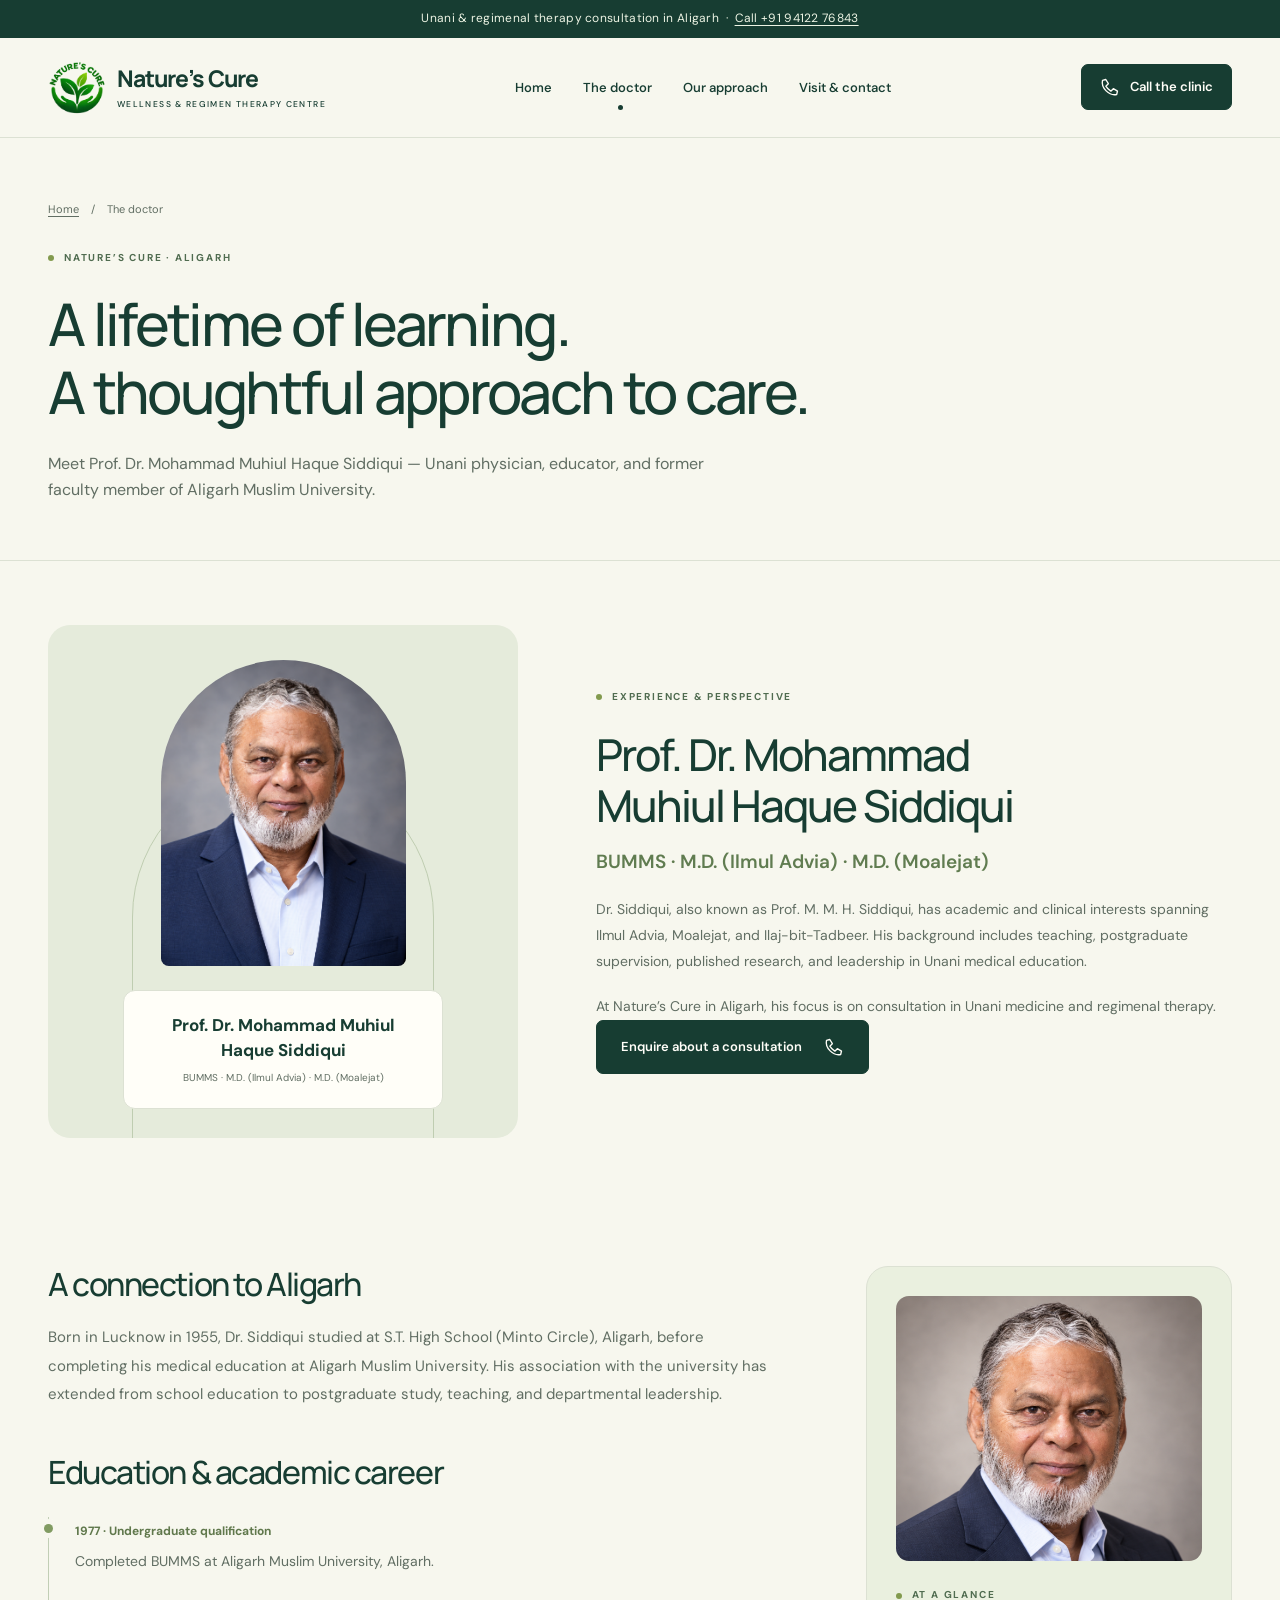
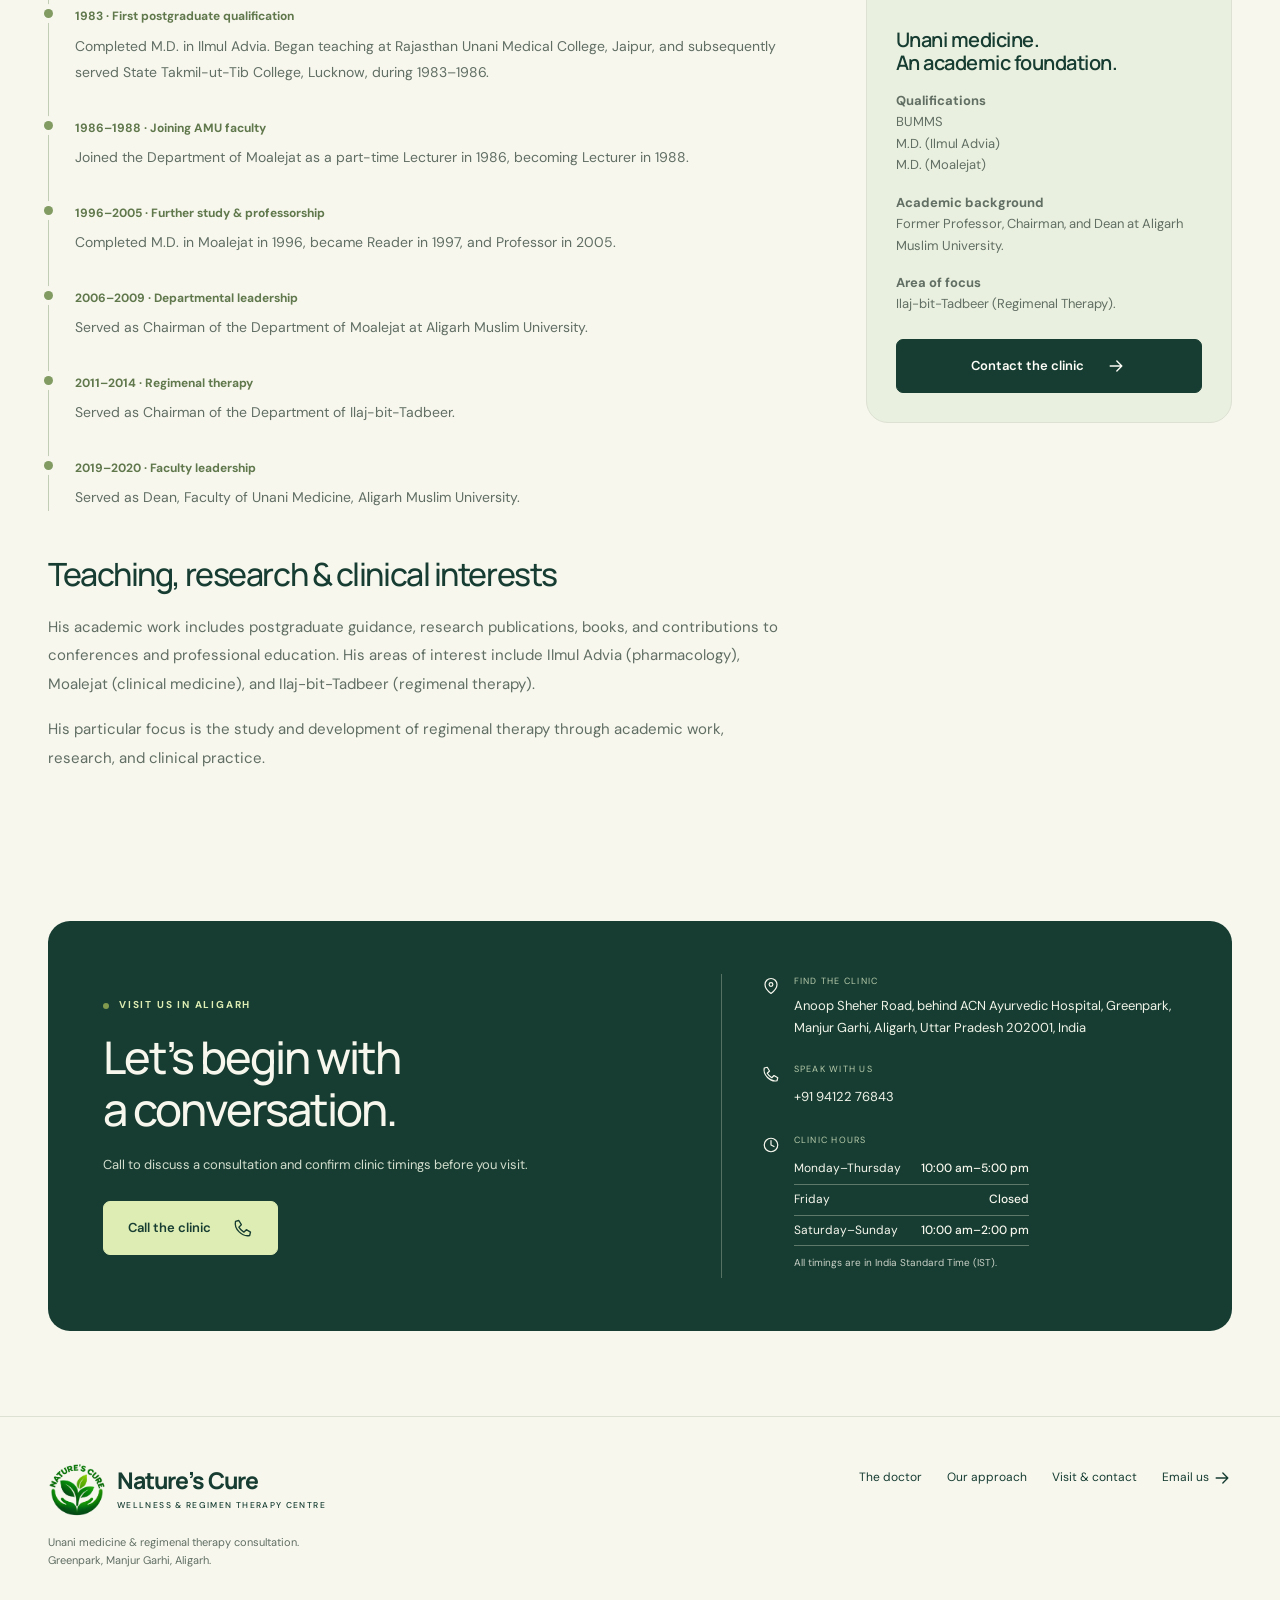
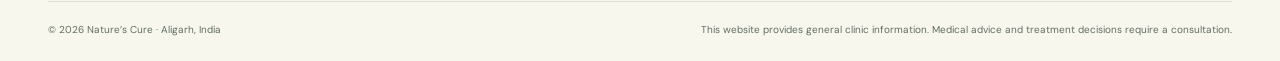
<file: doctor.html>
<!doctype html>
<html lang="en-IN"><head><meta charset="utf-8"><meta name="viewport" content="width=device-width, initial-scale=1"><title>Dr. Mohammad Muhiul Haque Siddiqui, Aligarh | Nature’s Cure</title><meta name="description" content="Meet Dr. Mohammad Muhiul Haque Siddiqui, BUMMS, M.D. (Ilmul Advia), M.D. (Moalejat), former AMU Professor and Chairman, at Nature’s Cure in Aligarh."><meta name="robots" content="index, follow, max-image-preview:large"><meta name="theme-color" content="#173d32"><link rel="canonical" href="https://naturescures.in/doctor.html"><meta property="og:type" content="website"><meta property="og:locale" content="en_IN"><meta property="og:site_name" content="Nature’s Cure"><meta property="og:title" content="Dr. Mohammad Muhiul Haque Siddiqui, Aligarh | Nature’s Cure"><meta property="og:description" content="Meet Dr. Mohammad Muhiul Haque Siddiqui, BUMMS, M.D. (Ilmul Advia), M.D. (Moalejat), former AMU Professor and Chairman, at Nature’s Cure in Aligarh."><meta property="og:url" content="https://naturescures.in/doctor.html"><meta property="og:image" content="https://naturescures.in/images/mmh_siddiqui.png"><meta property="og:image:alt" content="Prof. Dr. Mohammad Muhiul Haque Siddiqui"><meta name="twitter:card" content="summary"><meta name="twitter:title" content="Dr. Mohammad Muhiul Haque Siddiqui, Aligarh | Nature’s Cure"><meta name="twitter:description" content="Meet Dr. Mohammad Muhiul Haque Siddiqui, BUMMS, M.D. (Ilmul Advia), M.D. (Moalejat), former AMU Professor and Chairman, at Nature’s Cure in Aligarh."><link rel="icon" type="image/png" href="assets/clinic-logo.png"><link rel="stylesheet" href="assets/styles.css"><script defer src="assets/site.js"></script><script type="application/ld+json">{
  "@context": "https://schema.org",
  "@graph": [
    {
      "@type": "MedicalClinic",
      "@id": "https://naturescures.in/#clinic",
      "name": "Nature’s Cure Wellness & Regimen Therapy Centre",
      "alternateName": "Nature’s Cure",
      "url": "https://naturescures.in/",
      "telephone": "+919412276843",
      "email": "muhiul.haque@gmail.com",
      "address": {
        "@type": "PostalAddress",
        "streetAddress": "Anoop Sheher Road, behind ACN Ayurvedic Hospital, Greenpark, Manjur Garhi",
        "addressLocality": "Aligarh",
        "addressRegion": "Uttar Pradesh",
        "postalCode": "202001",
        "addressCountry": "IN"
      },
      "hasMap": "https://www.google.com/maps/search/?api=1&query=Anoop+Sheher+Road%2C+behind+ACN+Ayurvedic+Hospital%2C+Greenpark%2C+Manjur+Garhi%2C+Aligarh%2C+Uttar+Pradesh+202001%2C+India",
      "areaServed": {
        "@type": "City",
        "name": "Aligarh"
      },
      "description": "Unani and regimenal therapy consultation with Dr. Mohammad Muhiul Haque Siddiqui in Greenpark, Manjur Garhi, Aligarh.",
      "openingHoursSpecification": [
        {
          "@type": "OpeningHoursSpecification",
          "dayOfWeek": [
            "https://schema.org/Monday",
            "https://schema.org/Tuesday",
            "https://schema.org/Wednesday",
            "https://schema.org/Thursday"
          ],
          "opens": "10:00",
          "closes": "17:00"
        },
        {
          "@type": "OpeningHoursSpecification",
          "dayOfWeek": [
            "https://schema.org/Friday"
          ],
          "opens": "00:00",
          "closes": "00:00"
        },
        {
          "@type": "OpeningHoursSpecification",
          "dayOfWeek": [
            "https://schema.org/Saturday",
            "https://schema.org/Sunday"
          ],
          "opens": "10:00",
          "closes": "14:00"
        }
      ],
      "logo": "https://naturescures.in/assets/clinic-logo.png"
    },
    {
      "@type": "Person",
      "@id": "https://naturescures.in/#doctor",
      "name": "Mohammad Muhiul Haque Siddiqui",
      "honorificPrefix": "Dr.",
      "url": "https://naturescures.in/doctor.html",
      "hasCredential": [
        {
          "@type": "EducationalOccupationalCredential",
          "name": "BUMMS"
        },
        {
          "@type": "EducationalOccupationalCredential",
          "name": "M.D. (Ilmul Advia)"
        },
        {
          "@type": "EducationalOccupationalCredential",
          "name": "M.D. (Moalejat)"
        }
      ],
      "alumniOf": {
        "@type": "CollegeOrUniversity",
        "name": "Aligarh Muslim University"
      },
      "affiliation": {
        "@id": "https://naturescures.in/#clinic"
      },
      "image": "https://naturescures.in/images/mmh_siddiqui.png",
      "alternateName": [
        "Prof. M. M. H. Siddiqui",
        "Dr. M. M. H. Siddiqui"
      ],
      "knowsAbout": [
        "Unani medicine",
        "Ilmul Advia (Pharmacology)",
        "Moalejat (Clinical Medicine)",
        "Ilaj-bit-Tadbeer (Regimenal Therapy)"
      ]
    },
    {
      "@type": "WebSite",
      "@id": "https://naturescures.in/#website",
      "url": "https://naturescures.in/",
      "name": "Nature’s Cure",
      "publisher": {
        "@id": "https://naturescures.in/#clinic"
      }
    },
    {
      "@type": "WebPage",
      "@id": "https://naturescures.in/doctor.html#webpage",
      "url": "https://naturescures.in/doctor.html",
      "name": "Dr. Mohammad Muhiul Haque Siddiqui, Aligarh | Nature’s Cure",
      "description": "Meet Dr. Mohammad Muhiul Haque Siddiqui, BUMMS, M.D. (Ilmul Advia), M.D. (Moalejat), former AMU Professor and Chairman, at Nature’s Cure in Aligarh.",
      "isPartOf": {
        "@id": "https://naturescures.in/#website"
      },
      "about": {
        "@id": "https://naturescures.in/#clinic"
      },
      "inLanguage": "en-IN"
    }
  ]
}</script></head>
<body><a class="skip-link" href="#main">Skip to content</a><div class="topbar">Unani &amp; regimenal therapy consultation in Aligarh <span aria-hidden="true">&nbsp;·&nbsp;</span> <a href="tel:+919412276843">Call +91 94122 76843</a></div><header class="site-header"><div class="container header-inner"><a class="brand" href="./" aria-label="Nature’s Cure home"><img src="assets/clinic-logo.png" width="44" height="44" alt=""><span>Nature’s Cure<small>Wellness &amp; Regimen Therapy Centre</small></span></a><button class="menu-button" type="button" aria-label="Open navigation" aria-expanded="false" aria-controls="main-navigation"><svg class="icon" viewBox="0 0 24 24" aria-hidden="true"><path d="M4 6h16M4 12h16M4 18h16"/></svg></button><nav class="navigation" id="main-navigation" aria-label="Main navigation"><a href="./">Home</a><a href="doctor.html" aria-current="page">The doctor</a><a href="care.html">Our approach</a><a href="contact.html">Visit &amp; contact</a></nav><a class="button header-call" href="tel:+919412276843"><svg class="icon" viewBox="0 0 24 24" aria-hidden="true"><path d="m7 3 3 5-3 3a17 17 0 0 0 6 6l3-3 5 3-1 4C11 23 1 13 3 4Z"/></svg>Call the clinic</a></div></header>
<main id="main">
<section class="page-hero"><div class="container"><nav class="breadcrumb" aria-label="Breadcrumb"><a href="./">Home</a><span aria-hidden="true">/</span><span>The doctor</span></nav><span class="eyebrow">Nature’s Cure · Aligarh</span><h1>A lifetime of learning.<br>A thoughtful approach to care.</h1><p class="lead">Meet Prof. Dr. Mohammad Muhiul Haque Siddiqui — Unani physician, educator, and former faculty member of Aligarh Muslim University.</p></div></section>
<section class="page-section"><div class="container doctor-feature"><div class="doctor-panel"><div class="portrait-crop"><img src="images/mmh_siddiqui2.png" alt="Portrait of Dr. Mohammad Muhiul Haque Siddiqui" width="1122" height="1402" loading="lazy"></div><div class="portrait-label"><strong>Prof. Dr. Mohammad Muhiul Haque Siddiqui</strong><small>BUMMS · M.D. (Ilmul Advia) · M.D. (Moalejat)</small></div></div><div class="doctor-copy"><span class="eyebrow">Experience &amp; perspective</span><h2>Prof. Dr. Mohammad<br>Muhiul Haque Siddiqui</h2><p class="credentials">BUMMS · M.D. (Ilmul Advia) · M.D. (Moalejat)</p><p>Dr. Siddiqui, also known as Prof. M. M. H. Siddiqui, has academic and clinical interests spanning Ilmul Advia, Moalejat, and Ilaj-bit-Tadbeer. His background includes teaching, postgraduate supervision, published research, and leadership in Unani medical education.</p><p>At Nature’s Cure in Aligarh, his focus is on consultation in Unani medicine and regimenal therapy.</p><a class="button " href="tel:+919412276843">Enquire about a consultation<svg class="icon" viewBox="0 0 24 24" aria-hidden="true"><path d="m7 3 3 5-3 3a17 17 0 0 0 6 6l3-3 5 3-1 4C11 23 1 13 3 4Z"/></svg></a></div></div></section>
<section class="page-section"><div class="container bio-layout"><div class="prose"><h2>A connection to Aligarh</h2><p>Born in Lucknow in 1955, Dr. Siddiqui studied at S.T. High School (Minto Circle), Aligarh, before completing his medical education at Aligarh Muslim University. His association with the university has extended from school education to postgraduate study, teaching, and departmental leadership.</p><h2>Education &amp; academic career</h2><div class="timeline"><div class="timeline-item"><strong>1977 · Undergraduate qualification</strong><p>Completed BUMMS at Aligarh Muslim University, Aligarh.</p></div><div class="timeline-item"><strong>1983 · First postgraduate qualification</strong><p>Completed M.D. in Ilmul Advia. Began teaching at Rajasthan Unani Medical College, Jaipur, and subsequently served State Takmil-ut-Tib College, Lucknow, during 1983–1986.</p></div><div class="timeline-item"><strong>1986–1988 · Joining AMU faculty</strong><p>Joined the Department of Moalejat as a part-time Lecturer in 1986, becoming Lecturer in 1988.</p></div><div class="timeline-item"><strong>1996–2005 · Further study &amp; professorship</strong><p>Completed M.D. in Moalejat in 1996, became Reader in 1997, and Professor in 2005.</p></div><div class="timeline-item"><strong>2006–2009 · Departmental leadership</strong><p>Served as Chairman of the Department of Moalejat at Aligarh Muslim University.</p></div><div class="timeline-item"><strong>2011–2014 · Regimenal therapy</strong><p>Served as Chairman of the Department of Ilaj-bit-Tadbeer.</p></div><div class="timeline-item"><strong>2019–2020 · Faculty leadership</strong><p>Served as Dean, Faculty of Unani Medicine, Aligarh Muslim University.</p></div></div><h2>Teaching, research &amp; clinical interests</h2><p>His academic work includes postgraduate guidance, research publications, books, and contributions to conferences and professional education. His areas of interest include Ilmul Advia (pharmacology), Moalejat (clinical medicine), and Ilaj-bit-Tadbeer (regimenal therapy).</p><p>His particular focus is the study and development of regimenal therapy through academic work, research, and clinical practice.</p></div><aside class="side-note"><img class="sidebar-portrait" src="images/mmh_siddiqui4.png" width="1122" height="1402" alt="Portrait of Dr. Mohammad Muhiul Haque Siddiqui in a blue jacket" loading="lazy"><span class="eyebrow">At a glance</span><h3>Unani medicine.<br>An academic foundation.</h3><p><strong>Qualifications</strong><br>BUMMS<br>M.D. (Ilmul Advia)<br>M.D. (Moalejat)</p><p><strong>Academic background</strong><br>Former Professor, Chairman, and Dean at Aligarh Muslim University.</p><p><strong>Area of focus</strong><br>Ilaj-bit-Tadbeer (Regimenal Therapy).</p><a class="button " href="contact.html">Contact the clinic<svg class="icon" viewBox="0 0 24 24" aria-hidden="true"><path d="M5 12h14m-6-6 6 6-6 6"/></svg></a></aside></div></section><section class="section"><div class="container"><div class="visit-banner"><div><span class="eyebrow">Visit us in Aligarh</span><h2>Let’s begin with<br>a conversation.</h2><p>Call to discuss a consultation and confirm clinic timings before you visit.</p><div class="button-row"><a class="button light" href="tel:+919412276843">Call the clinic<svg class="icon" viewBox="0 0 24 24" aria-hidden="true"><path d="m7 3 3 5-3 3a17 17 0 0 0 6 6l3-3 5 3-1 4C11 23 1 13 3 4Z"/></svg></a></div></div><div class="visit-details"><div class="detail"><svg class="icon" viewBox="0 0 24 24" aria-hidden="true"><path d="M20 10c0 6-8 12-8 12S4 16 4 10a8 8 0 1 1 16 0Z"/><circle cx="12" cy="10" r="2.5"/></svg><div><small>Find the clinic</small><p>Anoop Sheher Road, behind ACN Ayurvedic Hospital, Greenpark, Manjur Garhi, Aligarh, Uttar Pradesh 202001, India</p></div></div><div class="detail"><svg class="icon" viewBox="0 0 24 24" aria-hidden="true"><path d="m7 3 3 5-3 3a17 17 0 0 0 6 6l3-3 5 3-1 4C11 23 1 13 3 4Z"/></svg><div><small>Speak with us</small><a href="tel:+919412276843">+91 94122 76843</a></div></div><div class="detail"><svg class="icon" viewBox="0 0 24 24" aria-hidden="true"><circle cx="12" cy="12" r="9"/><path d="M12 6v6l4 2"/></svg><div><small>Clinic hours</small><div class="hours"><div><span>Monday–Thursday</span><strong>10:00 am–5:00 pm</strong></div><div><span>Friday</span><strong>Closed</strong></div><div><span>Saturday–Sunday</span><strong>10:00 am–2:00 pm</strong></div><small>All timings are in India Standard Time (IST).</small></div></div></div></div></div></div></section>
</main>
<footer class="site-footer"><div class="container"><div class="footer-main"><div><a class="brand" href="./" aria-label="Nature’s Cure home"><img src="assets/clinic-logo.png" width="44" height="44" alt=""><span>Nature’s Cure<small>Wellness &amp; Regimen Therapy Centre</small></span></a><p>Unani medicine &amp; regimenal therapy consultation.<br>Greenpark, Manjur Garhi, Aligarh.</p></div><nav class="footer-links" aria-label="Footer navigation"><a href="doctor.html">The doctor</a><a href="care.html">Our approach</a><a href="contact.html">Visit &amp; contact</a><a href="mailto:muhiul.haque@gmail.com">Email us <svg class="icon" viewBox="0 0 24 24" aria-hidden="true"><path d="M5 12h14m-6-6 6 6-6 6"/></svg></a></nav></div><div class="footer-bottom"><span>© 2026 Nature’s Cure · Aligarh, India</span><p>This website provides general clinic information. Medical advice and treatment decisions require a consultation.</p></div></div></footer><a class="button mobile-call" href="tel:+919412276843"><svg class="icon" viewBox="0 0 24 24" aria-hidden="true"><path d="m7 3 3 5-3 3a17 17 0 0 0 6 6l3-3 5 3-1 4C11 23 1 13 3 4Z"/></svg>Call for a consultation<span aria-hidden="true">↗</span></a></body></html>
</file>
<file: assets/styles.css>
@import url('https://fonts.googleapis.com/css2?family=DM+Sans:wght@400;450;500;550;600;650;700&family=Manrope:wght@400;500;600;650;700;750;800&display=swap');
:root{--paper:#f7f7ee;--white:#fffef8;--green:#173d32;--muted:#616e63;--line:#dce1d3;--lime:#deedb3;--soft:#eaf0df;--radius:22px;--max:1200px}*{box-sizing:border-box}html{scroll-behavior:smooth;scroll-padding-top:110px}body{margin:0;background:var(--paper);color:var(--green);font-family:'DM Sans',Arial,sans-serif;font-size:16px;line-height:1.65}h1,h2,h3,p{margin:0}h1,h2,h3,.brand{font-family:'Manrope',Arial,sans-serif}h1,h2,h3{line-height:1.15;letter-spacing:-.045em}h1{font-size:clamp(42px,5.1vw,69px);font-weight:500}h2{font-size:clamp(32px,3.5vw,47px);font-weight:500}h3{font-size:23px;font-weight:600;letter-spacing:-.025em}p{color:var(--muted)}a{color:inherit;text-decoration:none}button{font:inherit}img{max-width:100%;display:block}svg{flex-shrink:0}.container{width:min(var(--max),calc(100% - 96px));margin:auto}.skip-link{position:fixed;left:15px;top:-70px;z-index:100;background:var(--green);color:white;padding:12px}.skip-link:focus{top:10px}:focus-visible{outline:3px solid #819b48;outline-offset:5px}.topbar{background:var(--green);color:#edf4e4;text-align:center;font-size:12px;letter-spacing:.025em;padding:9px 20px}.topbar a{text-decoration:underline;text-underline-offset:3px}.site-header{background:rgba(247,247,238,.97);border-bottom:1px solid var(--line);position:sticky;top:0;z-index:30}.header-inner{display:flex;align-items:center;justify-content:space-between;min-height:99px;gap:28px}.brand{display:flex;align-items:center;gap:11px;line-height:1.2;font-size:23px;font-weight:750;letter-spacing:-.05em;white-space:nowrap}.brand img{width:44px;height:44px}.brand small{display:block;font-family:'DM Sans',Arial,sans-serif;text-transform:uppercase;font-weight:500;font-size:8.5px;letter-spacing:.16em;margin-top:7px}.navigation{display:flex;align-items:center;gap:31px;font-size:13px;font-weight:550}.navigation>a{padding:8px 0;position:relative}.navigation>a[aria-current=page]:after{content:'';width:5px;height:5px;border-radius:50%;background:var(--green);position:absolute;bottom:-4px;left:50%}.button{display:inline-flex;align-items:center;justify-content:center;gap:22px;padding:16px 24px;border-radius:7px;background:var(--green);border:1px solid var(--green);color:var(--white);font-size:13px;font-weight:600;line-height:1.4;transition:background .2s,transform .2s}.button:hover{background:#295243;transform:translateY(-2px)}.button.light{background:var(--lime);border-color:var(--lime);color:var(--green)}.button.outline{background:transparent;color:var(--green);border-color:#bac5b1}.button.outline:hover{background:var(--soft)}.header-call{padding:12px 18px;gap:10px;white-space:nowrap}.icon{width:20px;height:20px;vertical-align:middle;stroke:currentColor;fill:none;stroke-width:1.6;stroke-linecap:round;stroke-linejoin:round}.menu-button{display:none;border:1px solid var(--line);background:transparent;border-radius:5px;padding:9px;color:var(--green)}.hero{padding:54px 0 45px}.hero-grid{display:grid;grid-template-columns:1.08fr 1fr;gap:65px;align-items:center}.eyebrow{display:flex;align-items:center;gap:10px;font-size:10px;text-transform:uppercase;letter-spacing:.18em;font-weight:700;color:#506c50;margin-bottom:24px}.eyebrow:before{content:'';height:6px;width:6px;background:#829a4e;border-radius:50%;flex-shrink:0}.hero h1 em{font-family:Georgia,serif;font-weight:400;color:#6d865b}.hero .intro{font-size:16px;line-height:1.8;max-width:455px;margin:24px 0 29px}.button-row{display:flex;gap:12px;align-items:center;flex-wrap:wrap}.hero-note{font-size:11px;margin-top:20px;display:flex;align-items:center;gap:8px}.hero-note .icon{width:14px;height:14px}.garden-wrap{position:relative;margin-bottom:32px}.garden{height:530px;width:100%;object-fit:cover;border-radius:155px 155px 24px 24px}.garden-caption{position:absolute;top:31px;left:0;right:0;text-align:center;color:#35513a;font-size:9px;text-transform:uppercase;letter-spacing:.25em}.floating-card{position:absolute;left:26px;right:26px;bottom:-32px;background:var(--white);border:1px solid var(--line);padding:23px;border-radius:13px;box-shadow:0 12px 40px #173d3210;display:flex;gap:17px;align-items:center}.floating-card .seal{border:1px solid #d0dbc3;width:49px;height:49px;border-radius:50%;display:grid;place-items:center;flex-shrink:0}.floating-card strong{font-size:14px;font-weight:600;display:block;line-height:1.5}.floating-card small{font-size:10px;color:var(--muted);display:block;margin-top:4px}.trust-strip{display:grid;grid-template-columns:1.1fr 1fr 1fr;border-top:1px solid var(--line);border-bottom:1px solid var(--line);padding:27px 0;margin-top:42px}.trust-item{display:flex;align-items:center;gap:14px;padding:0 30px;border-right:1px solid var(--line)}.trust-item:first-child{padding-left:0}.trust-item:last-child{border:0}.trust-item .icon{width:26px;height:26px}.trust-item strong{display:block;font-size:12px;font-weight:600}.trust-item small{display:block;color:var(--muted);font-size:11px}.section{padding:85px 0}.section-head{display:flex;justify-content:space-between;gap:45px;align-items:end;margin-bottom:37px}.section-head h2{max-width:520px}.section-head p{max-width:340px;font-size:14px}.section .eyebrow{margin-bottom:18px}.cards{display:grid;grid-template-columns:repeat(3,1fr);gap:20px}.care-card{background:var(--white);padding:31px;border:1px solid var(--line);border-radius:var(--radius);display:flex;flex-direction:column;align-items:start}.care-card .card-icon{width:49px;height:49px;border-radius:12px;display:grid;place-items:center;background:var(--soft);margin-bottom:33px}.care-card h3{font-size:21px;margin-bottom:16px}.care-card p{font-size:13px;line-height:1.8;margin-bottom:26px}.text-link{display:inline-flex;align-items:center;gap:12px;font-size:12px;font-weight:700;border-bottom:1px solid #b7c1ae;padding-bottom:5px;margin-top:auto}.text-link:hover{color:#66813f}.doctor-feature{display:grid;grid-template-columns:.85fr 1.15fr;gap:78px;align-items:center}.doctor-panel{background:#e5ebdb;border-radius:var(--radius);padding:44px 35px 0;text-align:center;position:relative;overflow:hidden;min-height:410px;display:flex;flex-direction:column;align-items:center;justify-content:end}.doctor-panel:before{content:'';position:absolute;width:300px;height:370px;border:1px solid #bfcdb1;border-radius:150px 150px 0 0;bottom:-1px}.portrait-crop{position:relative;overflow:hidden;width:180px;aspect-ratio:124/136;border-radius:100px 100px 8px 8px;z-index:1;background:#eaf0e4}.portrait-crop img{max-width:none;width:735.484%;height:auto;position:absolute;left:-21.774%;top:-23.529%}.portrait-label{position:relative;background:var(--white);border:1px solid var(--line);border-radius:12px;padding:22px;margin:24px 0 29px;width:100%;max-width:320px;z-index:2}.portrait-label strong{font-size:15px;display:block;line-height:1.5}.portrait-label small{color:var(--muted);font-size:10px;display:block;margin-top:6px}.doctor-copy h2{font-size:clamp(30px,3.5vw,44px);max-width:580px}.credentials{font-size:13px;color:#607c50;margin-top:18px!important;font-weight:600}.doctor-copy p{font-size:14px;margin-top:20px;line-height:1.85}.doctor-copy .text-link{margin-top:26px}.bio-facts{display:flex;gap:30px;border-top:1px solid var(--line);margin-top:25px;padding-top:20px}.bio-facts strong{display:block;font-size:19px;font-family:'Manrope',Arial,sans-serif}.bio-facts small{font-size:10px;color:var(--muted);display:block}.soft-section{background:#edf0e3}.steps{display:grid;grid-template-columns:repeat(3,1fr);gap:55px;margin-top:44px}.step-number{display:block;font-size:11px;color:#748967;margin-bottom:23px;border-bottom:1px solid #cbd5be;padding-bottom:12px}.step h3{font-size:20px;margin-bottom:15px}.step p{font-size:13px}.visit-banner{background:var(--green);color:var(--paper);border-radius:var(--radius);padding:53px 55px;display:grid;grid-template-columns:1.2fr 1fr;gap:70px;align-items:center;position:relative;overflow:hidden}.visit-banner .eyebrow{color:var(--lime)}.visit-banner h2{font-size:clamp(31px,3.6vw,45px)}.visit-banner p{color:#d2ddcd;font-size:13px;margin-top:19px}.visit-banner .button-row{margin-top:25px}.visit-details{border-left:1px solid #557164;padding-left:40px}.detail{display:flex;gap:14px;margin-bottom:24px}.detail:last-child{margin-bottom:0}.detail .icon{margin-top:3px;width:18px;height:18px}.detail small{display:block;font-size:9px;text-transform:uppercase;letter-spacing:.14em;color:#b8ccac;margin-bottom:6px}.detail p,.detail a{font-size:13px;color:#f0f3e8;margin:0}.site-footer{border-top:1px solid var(--line);padding:43px 0 22px}.footer-main{display:flex;justify-content:space-between;gap:30px;align-items:start;margin-bottom:32px}.footer-main p{font-size:11px;margin-top:15px;max-width:300px}.footer-links{display:flex;gap:25px;font-size:12px;padding-top:8px}.footer-bottom{border-top:1px solid var(--line);padding-top:20px;display:flex;justify-content:space-between;gap:20px;font-size:10px;color:var(--muted)}.footer-bottom p{max-width:560px;text-align:right}.mobile-call{display:none}.page-hero{padding:62px 0 56px;border-bottom:1px solid var(--line)}.breadcrumb{font-size:11px;color:var(--muted);margin-bottom:32px;display:flex;gap:12px}.breadcrumb a{text-decoration:underline;text-underline-offset:3px}.page-hero h1{max-width:900px;font-size:clamp(39px,4.6vw,61px)}.page-hero .lead{font-size:16px;max-width:670px;margin-top:25px}.prose{max-width:780px}.prose h2{font-size:32px;margin:45px 0 20px}.prose h2:first-child{margin-top:0}.prose h3{font-size:21px;margin:30px 0 15px}.prose p{margin-top:17px;font-size:15px;line-height:1.9}.timeline{margin-top:27px;border-left:1px solid #c1ceb5;padding-left:26px}.timeline-item{position:relative;margin-bottom:28px}.timeline-item:before{content:'';position:absolute;left:-31px;top:7px;border-radius:50%;width:9px;height:9px;background:#819b62;box-shadow:0 0 0 5px var(--paper)}.timeline-item strong{font-size:12px;color:#60784c}.timeline-item p{font-size:14px;margin-top:4px}.bio-layout{display:grid;grid-template-columns:1.4fr .7fr;gap:85px;align-items:start}.side-note{background:var(--soft);border:1px solid var(--line);border-radius:var(--radius);padding:29px}.side-note h3{font-size:20px}.side-note p{font-size:13px;margin:16px 0}.side-note .button{width:100%;margin-top:8px}.page-section{padding:64px 0}.contact-grid{display:grid;grid-template-columns:1.1fr 1fr;gap:32px}.contact-card{background:var(--white);padding:37px;border:1px solid var(--line);border-radius:var(--radius)}.contact-card h2{font-size:29px;margin-bottom:29px}.contact-card .detail{margin-bottom:27px}.contact-card .detail small{color:#648054}.contact-card .detail p,.contact-card .detail a{color:var(--green);font-size:15px}.contact-card .detail a{text-decoration:underline;text-underline-offset:5px;overflow-wrap:anywhere}.location-card{background:var(--soft);border-radius:var(--radius);padding:37px;display:flex;flex-direction:column;justify-content:space-between;border:1px solid var(--line)}.location-art{min-height:170px;display:grid;place-items:center;background:repeating-linear-gradient(30deg,transparent,transparent 44px,#c9d7b84d 45px,#c9d7b84d 46px),repeating-linear-gradient(120deg,transparent,transparent 64px,#c9d7b866 65px,#c9d7b866 66px);border-radius:14px;margin-bottom:29px}.location-art .icon{width:58px;height:58px;background:var(--soft);padding:12px;box-sizing:content-box;border-radius:50%;border:1px solid #b9c9a6}.location-card h3{font-size:25px}.location-card p{font-size:14px;margin:14px 0 23px}.faq{max-width:850px;margin:35px auto 0}details{border-bottom:1px solid var(--line);padding:22px 0}summary{cursor:pointer;font-size:15px;font-weight:600;list-style:none;display:flex;justify-content:space-between;gap:20px}summary::-webkit-details-marker{display:none}summary:after{content:'+';font-size:22px;font-weight:400;line-height:1}details[open] summary:after{content:'−'}details p{font-size:14px;padding-top:16px;max-width:740px}.center{text-align:center}.center .eyebrow{justify-content:center}.error-page{padding:100px 0;text-align:center}.error-page p{margin:25px auto;max-width:450px}
.brand img{width:58px;height:58px;object-fit:contain}.portrait-crop{width:245px;aspect-ratio:4/5;border-radius:125px 125px 8px 8px}.portrait-crop img{width:100%;height:100%;left:0;top:0;object-fit:cover}.doctor-panel{padding-top:35px}.hours{font-size:12px;min-width:230px;max-width:340px}.hours>div{display:flex;justify-content:space-between;gap:20px;padding:5px 0;border-bottom:1px solid #c7d0bd66}.hours strong{font-weight:500;white-space:nowrap}.hours small{display:block!important;text-transform:none!important;letter-spacing:0!important;font-size:10px!important;margin-top:9px!important;color:inherit!important;opacity:.8}.contact-card .hours{font-size:13px;margin-bottom:16px}.faq .hours{margin-top:18px}.visit-banner .hours{color:var(--paper)}
@media(min-width:1450px){.container{width:min(1280px,calc(100% - 120px))}.garden{height:570px}.hero-grid{gap:90px}}
@media(max-width:1050px){.container{width:calc(100% - 56px)}.navigation{gap:20px}.header-call{display:none}.hero-grid{gap:35px}.hero h1{font-size:53px}.garden{height:495px}.care-card{padding:25px}.doctor-feature{gap:45px}.visit-banner{gap:35px;padding:40px}.bio-layout{gap:40px}.brand{font-size:21px}}
@media(max-width:760px){.container{width:calc(100% - 40px)}.topbar{font-size:10px}.header-inner{min-height:80px}.brand{font-size:20px}.brand img{width:37px;height:37px}.brand small{font-size:7px}.menu-button{display:block}.navigation{display:flex;flex-wrap:wrap;gap:12px 24px;justify-content:center;border-top:1px solid var(--line);padding:15px 20px;position:absolute;top:100%;left:0;right:0;background:var(--paper);box-shadow:0 12px 20px #173d320a}.js .navigation:not(.is-open){display:none}.navigation>a[aria-current=page]:after{bottom:0}.hero{padding:37px 0 25px}.hero-grid{grid-template-columns:1fr;gap:33px}.eyebrow{font-size:9px;margin-bottom:20px}.hero h1{font-size:clamp(42px,8vw,60px);max-width:570px}.hero .intro{font-size:15px;max-width:550px;margin:22px 0}.hero-note{margin-top:16px}.garden-wrap{max-width:530px;width:100%;margin:0 auto 28px}.garden{height:370px;border-radius:130px 130px 20px 20px;object-position:center 43%}.garden-caption{top:24px}.floating-card{left:20px;right:20px;padding:19px;bottom:-28px}.trust-strip{grid-template-columns:1fr;margin-top:32px;padding:8px 0}.trust-item{padding:15px 0;border-right:0;border-bottom:1px solid var(--line)}.trust-item:last-child{border-bottom:0}.trust-item .icon{width:22px;height:22px}.trust-item strong{font-size:12px}.section{padding:55px 0}.section-head{display:block;margin-bottom:27px}.section-head p{margin-top:20px;max-width:100%}.cards{grid-template-columns:1fr;gap:15px}.care-card{padding:27px}.care-card .card-icon{margin-bottom:23px}.care-card p{margin-bottom:20px}.doctor-feature{grid-template-columns:1fr;gap:33px}.doctor-panel{min-height:350px;max-width:480px;width:100%;margin:auto}.doctor-copy h2{font-size:36px}.steps{grid-template-columns:1fr;gap:30px;margin-top:30px}.step-number{margin-bottom:17px}.visit-banner{grid-template-columns:1fr;gap:35px;padding:30px 25px}.visit-details{border-left:0;border-top:1px solid #557164;padding:28px 0 0}.footer-main{display:block}.footer-links{flex-wrap:wrap;margin-top:25px;gap:15px 25px}.footer-bottom{display:block;font-size:10px}.footer-bottom p{text-align:left;margin-top:15px}.site-footer{padding-bottom:90px}.mobile-call{position:fixed;bottom:13px;left:20px;right:20px;z-index:25;display:flex;box-shadow:0 5px 30px #173d3233;padding:15px;background:var(--green)}.page-hero{padding:35px 0 40px}.page-hero .lead{font-size:15px}.page-section{padding:45px 0}.bio-layout,.contact-grid{grid-template-columns:1fr;gap:32px}.contact-card,.location-card{padding:27px}.bio-facts{gap:28px}.breadcrumb{margin-bottom:26px}.button{padding:15px 20px}.hero .button-row .button{font-size:12px}.prose h2{font-size:29px}.portrait-crop{width:160px}}
@media(prefers-reduced-motion:reduce){html{scroll-behavior:auto}*,*:before,*:after{transition:none!important;animation:none!important}}
.recognition-hero .hero-grid{grid-template-areas:"identity portrait" "content portrait";grid-template-rows:auto auto;gap:0 56px;align-items:start}.hero-identity{grid-area:identity;padding-top:20px}.recognition-hero h1{font-size:clamp(38px,4.1vw,55px);font-weight:750;line-height:1.13;letter-spacing:-.045em}.hero-name-prefix{display:block;font-size:20px;font-weight:550;letter-spacing:-.02em;margin-bottom:13px}.hero-qualifications{font-size:12px;font-weight:600;color:#60784c;margin-top:21px;line-height:1.7}.hero-content{grid-area:content;padding:24px 0 20px}.hero-tagline{font-family:Georgia,serif;font-size:22px;font-style:italic;color:#60784c}.recognition-hero .intro{margin:14px 0 25px;font-size:15px;max-width:465px}.hero-portrait-wrap{grid-area:portrait;position:relative;margin:0;min-width:0}.hero-portrait{width:100%;height:505px;object-fit:cover;object-position:center 8%;border-radius:140px 140px 24px 24px;background:#d8dbd4}.hero-portrait-wrap figcaption{position:absolute;bottom:20px;left:20px;right:20px;padding:17px 21px;border-radius:10px;border:1px solid #f7f7ee70;background:rgba(255,254,248,.96)}.hero-portrait-wrap figcaption strong{display:block;font-size:13px;font-weight:650}.hero-portrait-wrap figcaption span{display:block;font-size:10px;color:var(--muted);margin-top:3px}.sidebar-portrait{width:100%;height:265px;object-fit:cover;object-position:center 12%;border-radius:13px;margin-bottom:26px}.doctor-copy .credentials{font-size:19px;line-height:1.5}.portrait-label strong{font-size:17px}
@media(max-width:1050px) and (min-width:761px){.recognition-hero .hero-grid{gap:0 30px}.recognition-hero h1{font-size:40px}.hero-portrait{height:500px}.hero-identity{padding-top:10px}.hero-portrait-wrap figcaption{left:14px;right:14px;padding:15px}.hero-portrait-wrap figcaption span{font-size:9px}}
@media(max-width:760px){.recognition-hero{padding-top:25px}.recognition-hero .hero-grid{grid-template-areas:"identity" "portrait" "content";grid-template-columns:1fr;gap:20px}.hero-identity{padding-top:0}.recognition-hero .eyebrow{margin-bottom:16px}.recognition-hero h1{font-size:clamp(32px,8.2vw,44px);line-height:1.13}.hero-name-prefix{font-size:17px;margin-bottom:8px}.hero-qualifications{font-size:10px;margin-top:13px}.hero-portrait-wrap{width:100%;max-width:530px;justify-self:center}.hero-portrait{height:300px;border-radius:90px 90px 18px 18px;object-position:center 8%}.hero-portrait-wrap figcaption{left:13px;right:13px;bottom:13px;padding:12px 15px}.hero-portrait-wrap figcaption strong{font-size:12px}.hero-portrait-wrap figcaption span{font-size:9px}.hero-content{padding:0}.hero-tagline{font-size:21px}.recognition-hero .intro{font-size:14px;margin:12px 0 22px}.sidebar-portrait{height:320px}}
@media(max-width:380px){.hero-portrait{height:265px}.hero-qualifications{font-size:9px}.hero-portrait-wrap figcaption span{font-size:8px}}
@media(max-width:760px){.hero-portrait{border-radius:90px 90px 0 0}.hero-portrait-wrap figcaption{position:static;margin-top:-1px;border-radius:0 0 16px 16px;background:var(--white);border-color:var(--line)}}
</file>
